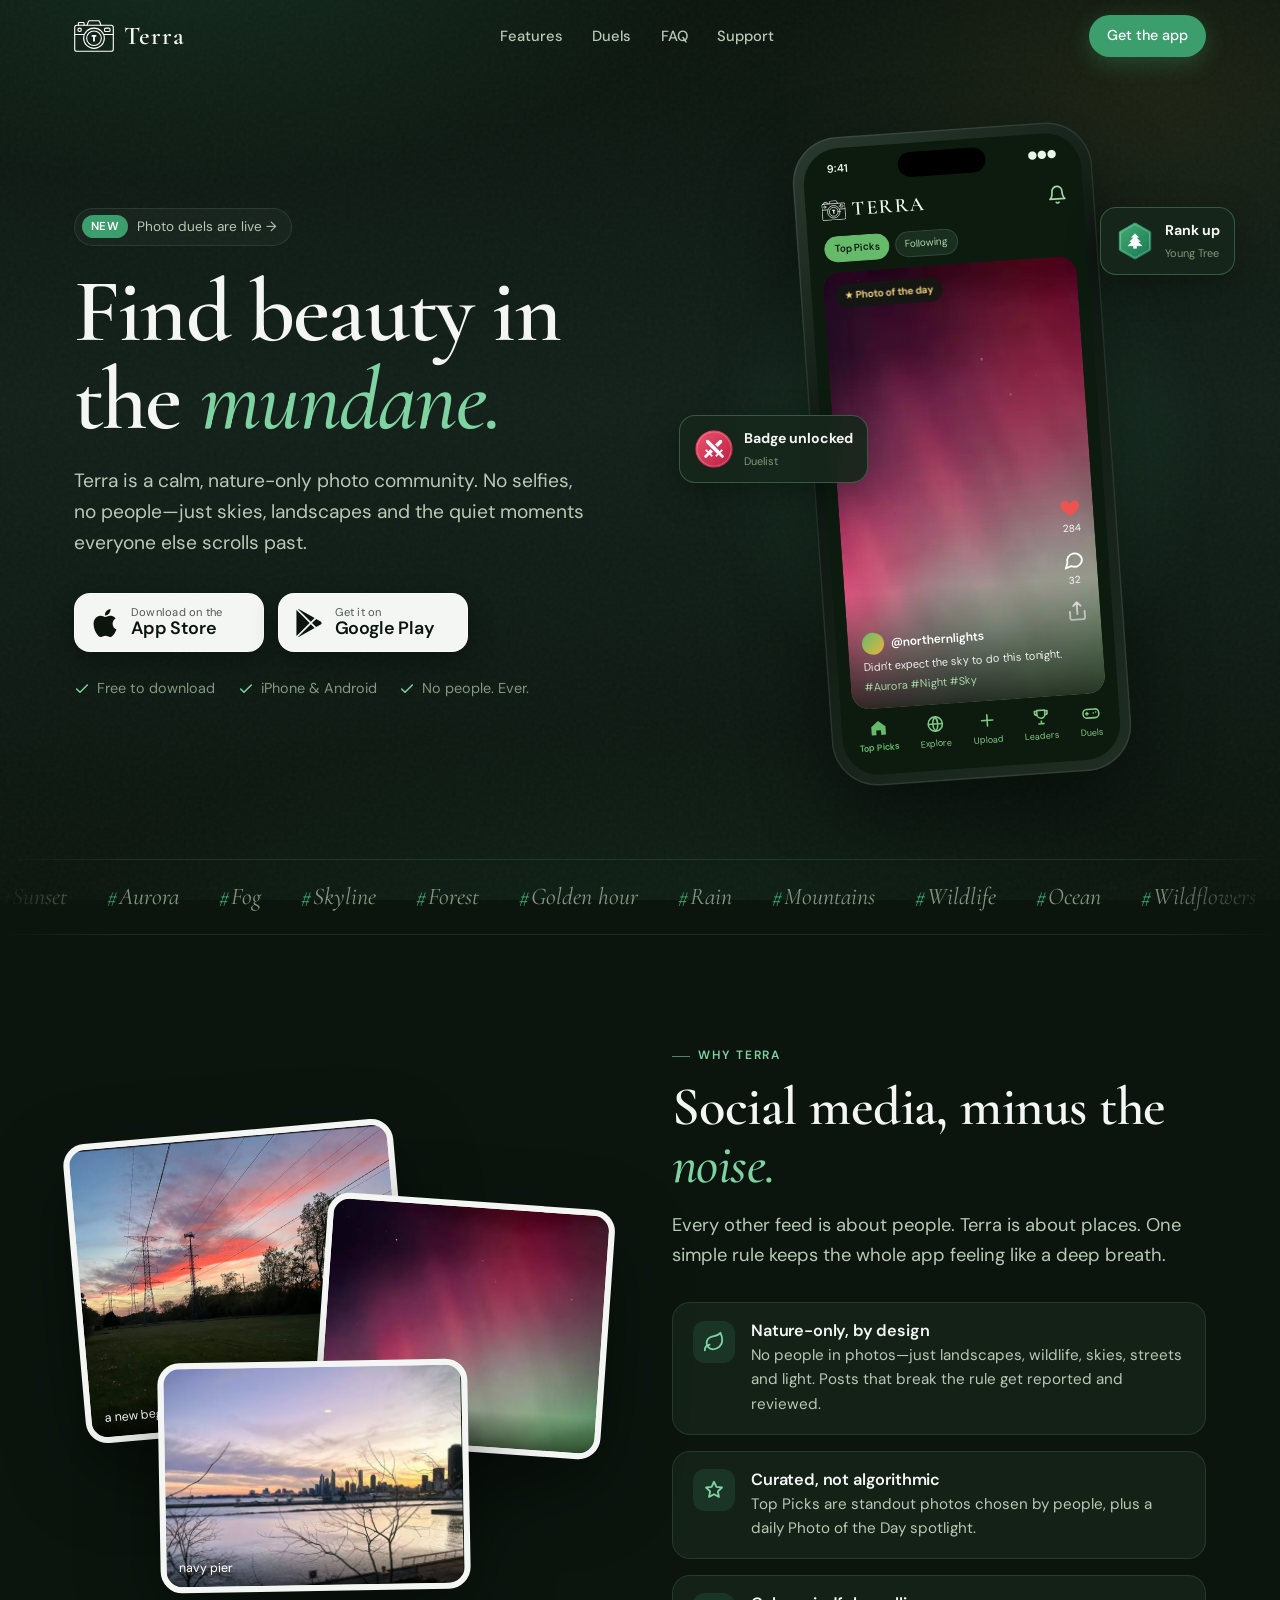
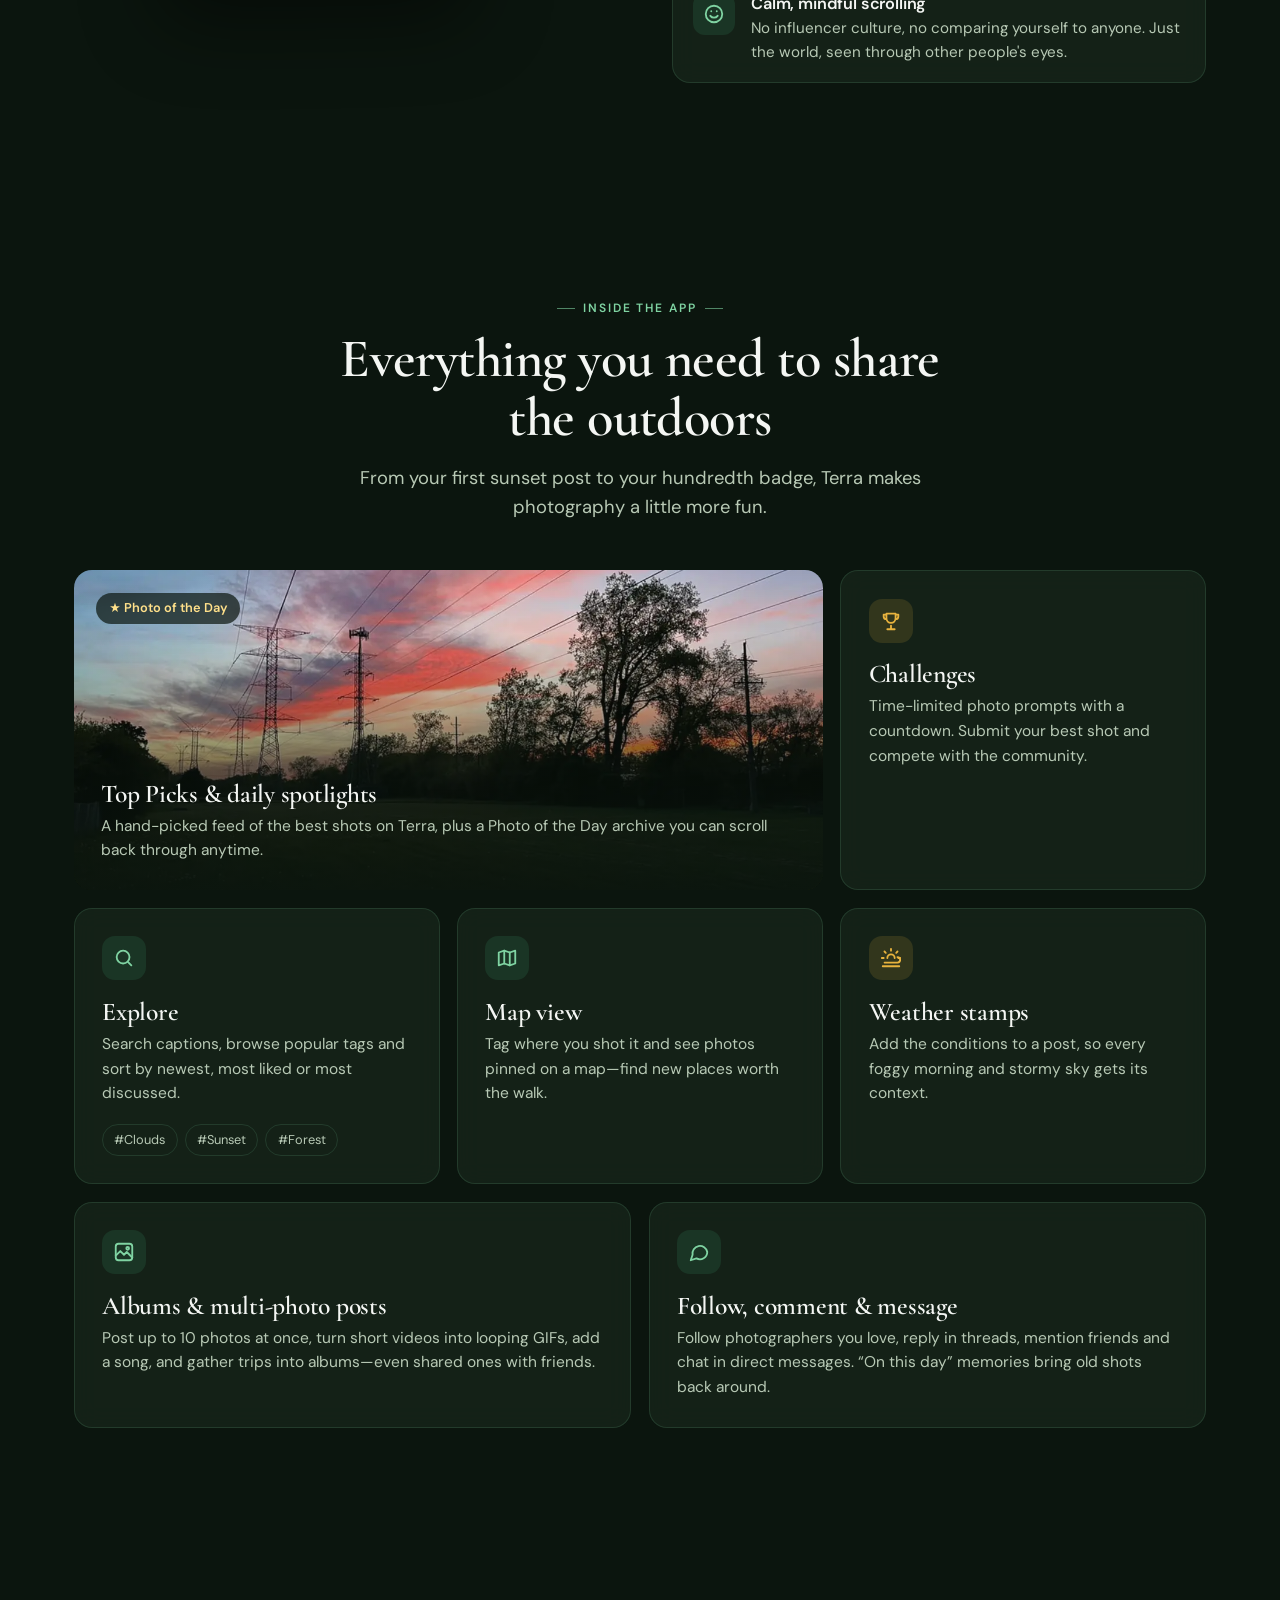
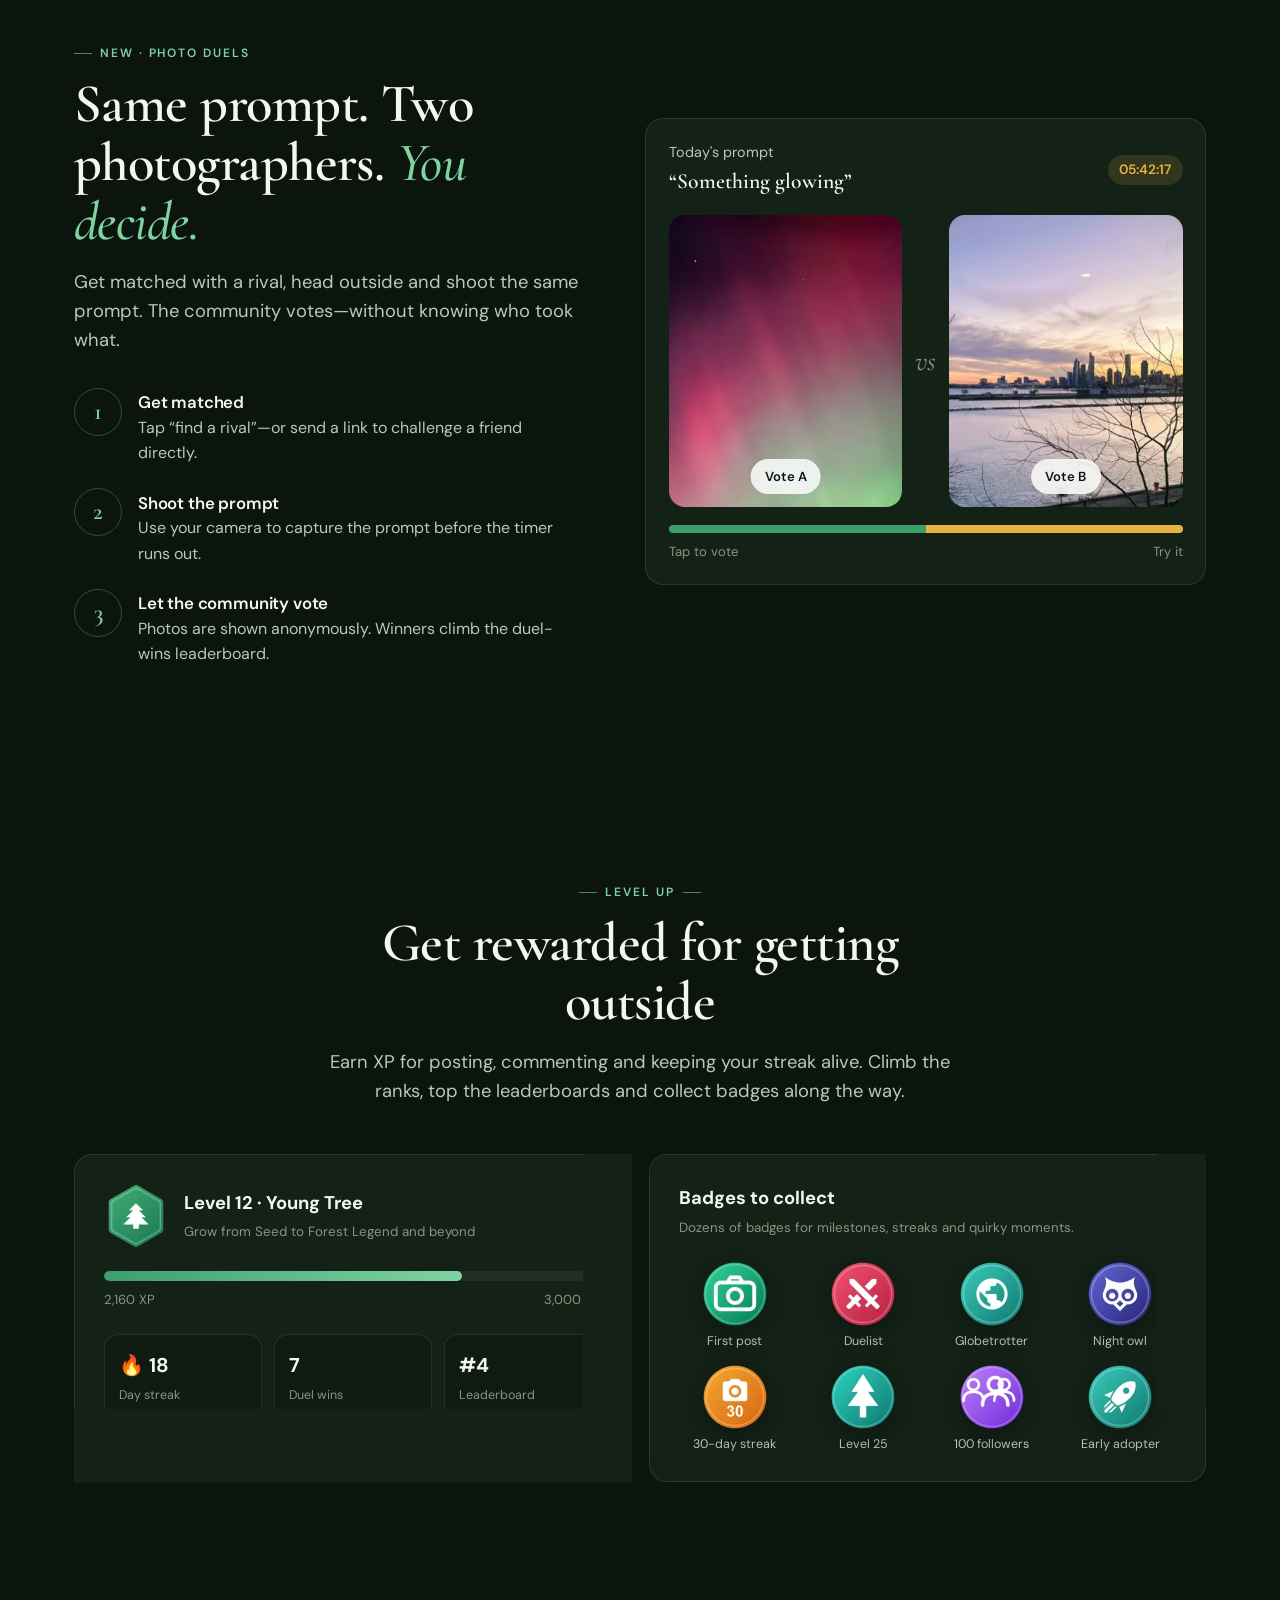
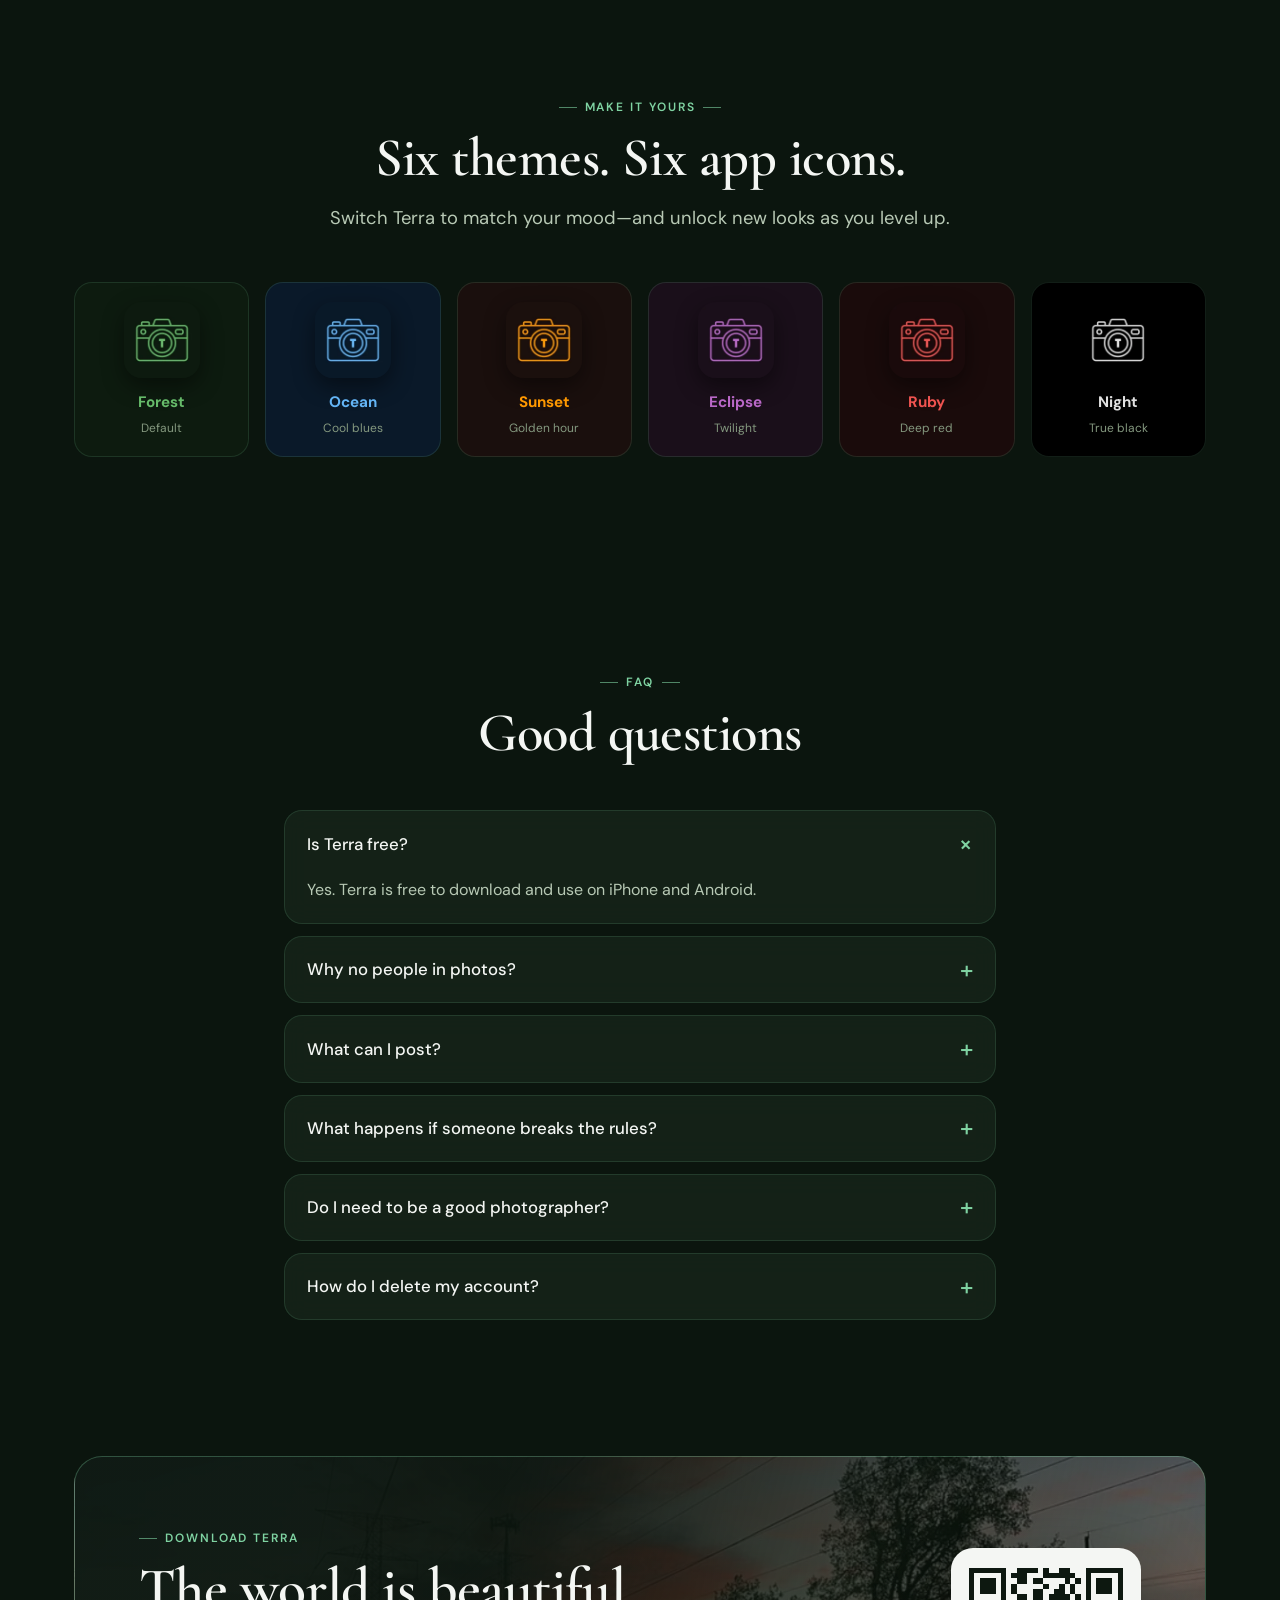
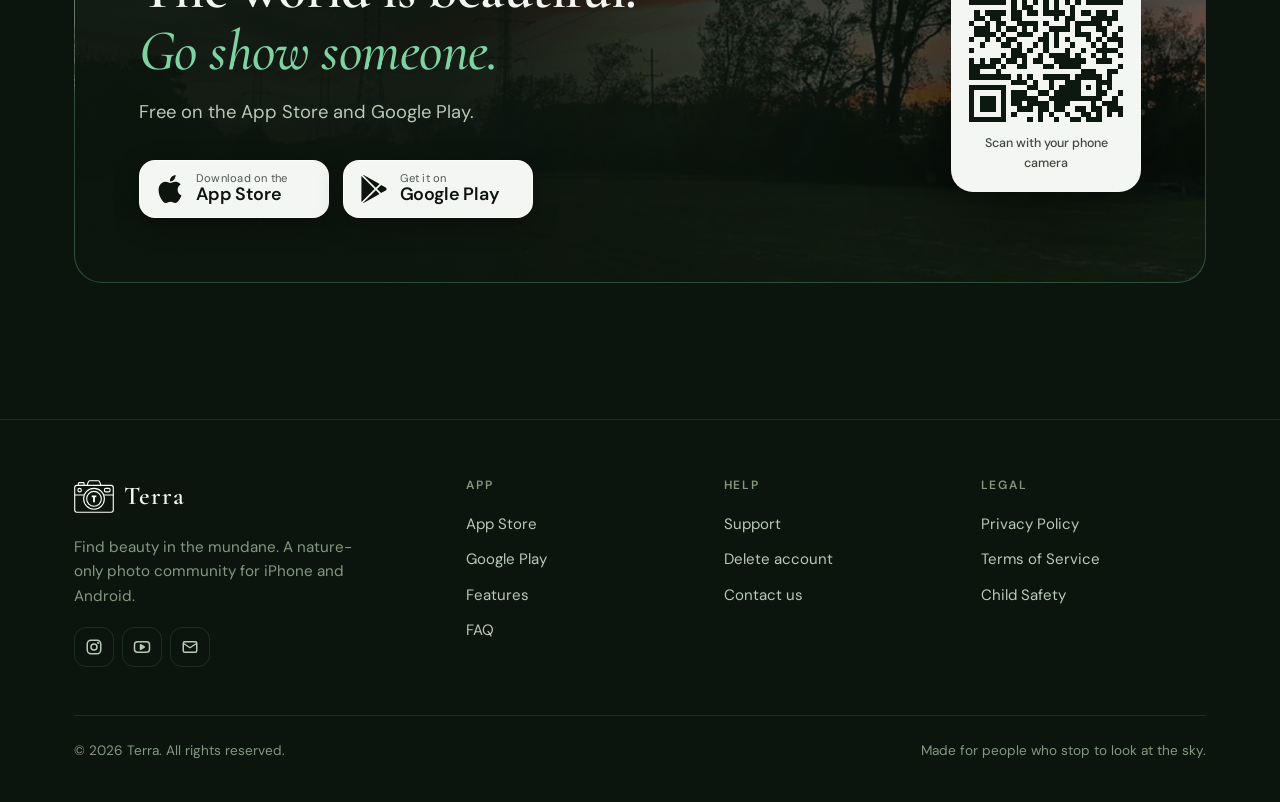
<file: index.html>
<!DOCTYPE html>
<html lang="en" class="no-js">

<head>
    <!-- Google tag (gtag.js) -->
    <script async src="https://www.googletagmanager.com/gtag/js?id=G-QP74968NRZ"></script>
    <script>
      window.dataLayer = window.dataLayer || [];
      function gtag(){dataLayer.push(arguments);}
      gtag('js', new Date());

      gtag('config', 'G-QP74968NRZ');
    </script>
    <meta charset="UTF-8">
    <meta name="viewport" content="width=device-width, initial-scale=1.0, viewport-fit=cover">
    <title>Terra — Nature-only photo sharing for iPhone &amp; Android</title>
    <meta name="description" content="Terra is a calm, nature-only photo community. Share landscapes, skies and quiet moments—no people, no selfies. Join challenges, win photo duels, earn badges. Free on iOS and Android.">
    <link rel="canonical" href="https://terra.photos/">
    <meta name="theme-color" content="#0b150e">
    <meta name="apple-itunes-app" content="app-id=6758865926">

    <link rel="icon" href="/images/favicon.svg" type="image/svg+xml">
    <link rel="icon" href="/images/favicon.png" type="image/png" sizes="192x192">
    <link rel="apple-touch-icon" href="/images/apple-touch-icon.png">

    <meta property="og:site_name" content="Terra">
    <meta property="og:title" content="Terra — Find beauty in the mundane">
    <meta property="og:description" content="A nature-only photo community. No people, no selfies—just landscapes, light and quiet moments. Free on iOS and Android.">
    <meta property="og:image" content="https://terra.photos/images/og.png">
    <meta property="og:image:width" content="1200">
    <meta property="og:image:height" content="630">
    <meta property="og:url" content="https://terra.photos/">
    <meta property="og:type" content="website">
    <meta name="twitter:card" content="summary_large_image">
    <meta name="twitter:title" content="Terra — Find beauty in the mundane">
    <meta name="twitter:description" content="A nature-only photo community. Free on iOS and Android.">
    <meta name="twitter:image" content="https://terra.photos/images/og.png">

    <link rel="preconnect" href="https://fonts.googleapis.com">
    <link rel="preconnect" href="https://fonts.gstatic.com" crossorigin>
    <link href="https://fonts.googleapis.com/css2?family=Cormorant+Garamond:ital,wght@0,500;0,600;1,500;1,600&family=DM+Sans:opsz,wght@9..40,300;9..40,400;9..40,500;9..40,600&display=swap" rel="stylesheet">
    <link rel="preload" as="image" href="/images/photos/aurora.webp">
    <link rel="stylesheet" href="/assets/site.css">

    <script type="application/ld+json">
    {
        "@context": "https://schema.org",
        "@type": "MobileApplication",
        "name": "Terra",
        "alternateName": "Terra Photos",
        "url": "https://terra.photos/",
        "image": "https://terra.photos/images/og.png",
        "description": "A nature-only photo sharing community. Share landscapes, skies and quiet moments—no people in photos.",
        "applicationCategory": "PhotographyApplication",
        "operatingSystem": "iOS, Android",
        "offers": { "@type": "Offer", "price": "0", "priceCurrency": "USD" },
        "installUrl": [
            "https://apps.apple.com/us/app/terra-photos/id6758865926",
            "https://play.google.com/store/apps/details?id=com.terracool.terra"
        ],
        "publisher": { "@type": "Organization", "name": "Terra", "url": "https://terra.photos/", "email": "support@terra.photos" }
    }
    </script>

    <style>
        /* ===== Hero ===== */
        .hero { padding: 3.5rem 0 5rem; position: relative; }
        .hero-grid { display: grid; grid-template-columns: 1.1fr 0.9fr; gap: 3rem; align-items: center; }
        .pill {
            display: inline-flex; align-items: center; gap: 0.55rem; padding: 0.4rem 0.9rem 0.4rem 0.45rem;
            border-radius: 999px; border: 1px solid var(--border); background: rgba(255, 255, 255, 0.03);
            font-size: 0.85rem; color: var(--text-secondary); text-decoration: none;
        }
        .pill b { background: var(--accent); color: #fff; font-weight: 600; font-size: 0.72rem; padding: 0.15rem 0.55rem; border-radius: 999px; letter-spacing: 0.04em; }
        .hero h1 { font-size: clamp(3rem, 7.6vw, 5.6rem); line-height: 0.98; margin: 1.4rem 0 0; letter-spacing: -0.02em; }
        .hero h1 em { font-style: italic; font-weight: 500; color: var(--accent-bright); }
        .hero .lead { font-size: 1.2rem; max-width: 520px; margin-top: 1.4rem; }
        .hero .store-badges { margin-top: 2.2rem; }
        .hero-meta { display: flex; flex-wrap: wrap; gap: 0.5rem 1.4rem; margin-top: 1.6rem; color: var(--text-muted); font-size: 0.9rem; }
        .hero-meta span { display: inline-flex; align-items: center; gap: 0.45rem; }
        .hero-meta svg { width: 16px; height: 16px; color: var(--accent-bright); }

        /* ===== Phone mockup ===== */
        .phone-stage { position: relative; display: flex; justify-content: center; }
        .phone-stage::before {
            content: ""; position: absolute; width: 120%; aspect-ratio: 1; top: 50%; left: 50%; transform: translate(-50%, -50%);
            background: radial-gradient(circle, rgba(61, 158, 109, 0.28), transparent 62%); z-index: -1; filter: blur(10px);
        }
        .phone {
            width: 300px; aspect-ratio: 9 / 19.5; border-radius: 46px; padding: 11px; position: relative;
            background: linear-gradient(145deg, #2a3a2f, #0e1711 40%, #1f2d23);
            box-shadow: var(--shadow-lg), inset 0 0 0 1.5px rgba(255, 255, 255, 0.09);
        }
        .phone.tilt { transform: rotate(-4deg); }
        .screen { position: relative; height: 100%; border-radius: 36px; overflow: hidden; background: #0d1b0f; display: flex; flex-direction: column; }
        .island { position: absolute; top: 9px; left: 50%; transform: translateX(-50%); width: 88px; height: 25px; border-radius: 20px; background: #000; z-index: 5; }
        .status { display: flex; justify-content: space-between; padding: 12px 24px 0; font-size: 11px; font-weight: 600; color: #e8f5e9; height: 40px; }
        .app-top { display: flex; align-items: center; justify-content: space-between; padding: 6px 16px 10px; }
        .app-top .brand { font-family: var(--serif); font-size: 20px; font-weight: 600; letter-spacing: 0.08em; color: #e8f5e9; display: flex; align-items: center; gap: 6px; }
        .app-top .brand img { width: 24px; }
        .chip-row { display: flex; gap: 6px; padding: 0 16px 10px; overflow: hidden; }
        .chip { font-size: 10px; padding: 4px 9px; border-radius: 999px; background: #1a2e1f; color: #a5d6a7; white-space: nowrap; border: 1px solid #2d4a35; }
        .chip.on { background: #66bb6a; color: #0d1b0f; border-color: #66bb6a; font-weight: 600; }
        .post { margin: 0 12px; border-radius: 18px; overflow: hidden; position: relative; flex: 1; min-height: 0; }
        .post img { width: 100%; height: 100%; object-fit: cover; }
        .post .meta {
            position: absolute; left: 0; right: 0; bottom: 0; padding: 40px 14px 12px;
            background: linear-gradient(transparent, rgba(0, 0, 0, 0.75)); color: #fff; font-size: 11px;
        }
        .post .meta .user { display: flex; align-items: center; gap: 7px; font-weight: 600; font-size: 12px; }
        .avatar { width: 22px; height: 22px; border-radius: 50%; background: linear-gradient(135deg, #66bb6a, #e8b33e); flex-shrink: 0; }
        .post .meta .cap { margin-top: 4px; opacity: 0.9; }
        .post .meta .tags { color: #a5d6a7; margin-top: 2px; }
        .post .badge-pod { position: absolute; top: 12px; left: 12px; background: rgba(13, 27, 15, 0.75); backdrop-filter: blur(6px); color: #ffe08a; font-size: 10px; font-weight: 600; padding: 4px 9px; border-radius: 999px; }
        .post .actions { position: absolute; right: 12px; bottom: 70px; display: grid; gap: 12px; color: #fff; font-size: 10px; text-align: center; }
        .post .actions svg { width: 22px; height: 22px; display: block; margin: 0 auto 2px; }
        .tabbar { display: flex; justify-content: space-around; padding: 10px 6px 20px; color: #81c784; font-size: 9px; }
        .tabbar span { display: grid; justify-items: center; gap: 3px; }
        .tabbar span.on { color: #66bb6a; font-weight: 600; }
        .tabbar svg { width: 19px; height: 19px; }

        .float-card {
            position: absolute; background: rgba(22, 38, 27, 0.92); border: 1px solid var(--border-strong); border-radius: 16px;
            padding: 0.7rem 0.9rem; display: flex; align-items: center; gap: 0.7rem; box-shadow: var(--shadow-md);
            backdrop-filter: blur(10px); -webkit-backdrop-filter: blur(10px); font-size: 0.82rem; animation: bob 6s ease-in-out infinite;
        }
        .float-card img { width: 38px; height: 38px; }
        .float-card b { display: block; font-size: 0.88rem; }
        .float-card small { color: var(--text-muted); }
        .float-1 { top: 44%; left: -8%; }
        .float-2 { top: 12%; right: -6%; animation-delay: -3s; }
        @keyframes bob { 0%, 100% { transform: translateY(0); } 50% { transform: translateY(-10px); } }

        /* ===== Tag marquee ===== */
        .marquee { border-block: 1px solid var(--border); overflow: hidden; padding: 1.1rem 0; mask-image: linear-gradient(90deg, transparent, #000 10%, #000 90%, transparent); -webkit-mask-image: linear-gradient(90deg, transparent, #000 10%, #000 90%, transparent); }
        .marquee-track { display: flex; gap: 2.5rem; width: max-content; animation: scroll 40s linear infinite; }
        .marquee-track span { font-family: var(--serif); font-size: 1.5rem; font-style: italic; color: var(--text-muted); white-space: nowrap; }
        .marquee-track span::before { content: "#"; color: var(--accent); margin-right: 2px; }
        @keyframes scroll { to { transform: translateX(-50%); } }

        /* ===== Promise ===== */
        .promise-grid { display: grid; grid-template-columns: 1fr 1fr; gap: 4rem; align-items: center; }
        .photo-stack { position: relative; height: 460px; }
        .photo-stack figure { position: absolute; margin: 0; border-radius: 22px; overflow: hidden; box-shadow: var(--shadow-lg); border: 6px solid #f4f6f3; background: #f4f6f3; }
        .photo-stack figure img { width: 100%; height: 100%; object-fit: cover; }
        .photo-stack figcaption { position: absolute; bottom: 0; left: 0; right: 0; padding: 0.5rem 0.8rem; font-size: 0.78rem; color: #fff; background: linear-gradient(transparent, rgba(0, 0, 0, 0.6)); }
        .ps-1 { width: 62%; height: 300px; top: 0; left: 0; transform: rotate(-5deg); }
        .ps-2 { width: 54%; height: 250px; top: 70px; right: 0; transform: rotate(4deg); z-index: 2; }
        .ps-3 { width: 58%; height: 230px; bottom: 0; left: 16%; transform: rotate(-1deg); z-index: 3; }
        .rules { display: grid; gap: 1rem; margin-top: 2rem; }
        .rule { display: flex; gap: 1rem; padding: 1.1rem 1.25rem; }
        .rule .ico { width: 42px; height: 42px; border-radius: 12px; display: grid; place-items: center; background: var(--accent-soft); color: var(--accent-bright); flex-shrink: 0; }
        .rule .ico svg { width: 22px; height: 22px; }
        .rule h3 { font-family: var(--sans); font-size: 1.02rem; font-weight: 600; margin: 0.1rem 0 0.2rem; }
        .rule p { margin: 0; color: var(--text-secondary); font-size: 0.95rem; }

        /* ===== Feature bento ===== */
        .bento { display: grid; grid-template-columns: repeat(6, 1fr); gap: 1.1rem; }
        .tile { padding: 1.7rem; position: relative; overflow: hidden; transition: border-color 0.3s, transform 0.3s var(--ease); }
        .tile:hover { border-color: var(--border-strong); transform: translateY(-3px); }
        .tile .ico { width: 44px; height: 44px; border-radius: 13px; display: grid; place-items: center; background: var(--accent-soft); color: var(--accent-bright); margin-bottom: 1.1rem; }
        .tile .ico.sun { background: var(--sun-soft); color: var(--sun); }
        .tile .ico svg { width: 22px; height: 22px; }
        .tile h3 { font-size: 1.6rem; margin-bottom: 0.4rem; }
        .tile p { color: var(--text-secondary); margin: 0; font-size: 0.97rem; }
        .span-2 { grid-column: span 2; }
        .span-3 { grid-column: span 3; }
        .span-4 { grid-column: span 4; }
        .tile-photo { min-height: 320px; display: flex; flex-direction: column; justify-content: flex-end; border: 0; }
        .tile-photo > img { position: absolute; inset: 0; width: 100%; height: 100%; object-fit: cover; transition: transform 1.2s var(--ease); }
        .tile-photo:hover > img { transform: scale(1.04); }
        .tile-photo::after { content: ""; position: absolute; inset: 0; background: linear-gradient(180deg, rgba(11, 21, 14, 0.05) 20%, rgba(11, 21, 14, 0.92)); }
        .tile-photo > *:not(img):not(.potd) { position: relative; z-index: 1; }
        .potd { position: absolute; top: 1.4rem; left: 1.4rem; z-index: 1; display: inline-flex; gap: 0.4rem; align-items: center; padding: 0.35rem 0.8rem; border-radius: 999px; background: rgba(11, 21, 14, 0.7); color: #ffe08a; font-size: 0.8rem; font-weight: 600; backdrop-filter: blur(6px); }
        .mini-list { display: flex; flex-wrap: wrap; gap: 0.45rem; margin-top: 1.1rem; }
        .mini-list span { font-size: 0.8rem; padding: 0.3rem 0.7rem; border-radius: 999px; border: 1px solid var(--border); color: var(--text-secondary); }

        /* ===== Duels ===== */
        .duel-grid { display: grid; grid-template-columns: 0.95fr 1.05fr; gap: 4rem; align-items: center; }
        .steps { list-style: none; padding: 0; margin: 2rem 0 0; display: grid; gap: 1.4rem; counter-reset: s; }
        .steps li { display: grid; grid-template-columns: 48px 1fr; gap: 1rem; counter-increment: s; }
        .steps li::before {
            content: counter(s); width: 48px; height: 48px; border-radius: 50%; display: grid; place-items: center;
            font-family: var(--serif); font-size: 1.5rem; font-weight: 600; color: var(--accent-bright); border: 1px solid var(--border-strong);
        }
        .steps h3 { font-family: var(--sans); font-size: 1.05rem; font-weight: 600; margin: 0.35rem 0 0.2rem; }
        .steps p { margin: 0; color: var(--text-secondary); }
        .duel-board { padding: 1.4rem; }
        .duel-head { display: flex; justify-content: space-between; align-items: center; margin-bottom: 1rem; font-size: 0.9rem; color: var(--text-secondary); }
        .duel-head b { font-family: var(--serif); font-size: 1.35rem; color: var(--text-primary); font-weight: 600; }
        .timer { font-variant-numeric: tabular-nums; color: var(--sun); font-weight: 600; background: var(--sun-soft); padding: 0.25rem 0.7rem; border-radius: 999px; font-size: 0.85rem; }
        .duel-pair { display: grid; grid-template-columns: 1fr auto 1fr; gap: 0.8rem; align-items: center; }
        .duel-pic { border-radius: 16px; overflow: hidden; aspect-ratio: 4 / 5; position: relative; }
        .duel-pic img { width: 100%; height: 100%; object-fit: cover; }
        .duel-pic button {
            position: absolute; left: 50%; bottom: 0.8rem; transform: translateX(-50%); border: 0; cursor: pointer;
            font: inherit; font-size: 0.82rem; font-weight: 600; padding: 0.45rem 0.9rem; white-space: nowrap; border-radius: 999px;
            background: rgba(244, 246, 243, 0.94); color: #0b150e; transition: background 0.2s, transform 0.15s;
        }
        .duel-pic button:hover { background: #fff; }
        .duel-pic.voted button { background: var(--accent); color: #fff; }
        .vs { font-family: var(--serif); font-style: italic; font-size: 1.8rem; color: var(--text-muted); }
        .duel-bar { margin-top: 1.1rem; height: 8px; border-radius: 99px; background: rgba(255, 255, 255, 0.06); overflow: hidden; display: flex; }
        .duel-bar i { display: block; height: 100%; background: var(--accent); transition: width 0.6s var(--ease); }
        .duel-bar i + i { background: var(--sun); }
        .duel-foot { display: flex; justify-content: space-between; margin-top: 0.5rem; font-size: 0.82rem; color: var(--text-muted); }

        /* ===== Progress / badges ===== */
        .progress-grid { display: grid; grid-template-columns: 1fr 1fr; gap: 1.1rem; }
        .level-card { padding: 1.8rem; }
        .level-row { display: flex; align-items: center; gap: 1rem; }
        .level-num { width: 64px; height: 64px; border-radius: 18px; display: grid; place-items: center; background: linear-gradient(135deg, var(--accent), #2a6e4c); font-family: var(--serif); font-size: 2rem; font-weight: 600; }
        .xp { margin-top: 1.4rem; }
        .xp-bar { height: 10px; border-radius: 99px; background: rgba(255, 255, 255, 0.06); overflow: hidden; }
        .xp-bar i { display: block; height: 100%; width: 0; background: linear-gradient(90deg, var(--accent), var(--accent-bright)); border-radius: inherit; transition: width 1.6s var(--ease); }
        .reveal.in .xp-bar i { width: 72%; }
        .xp-meta { display: flex; justify-content: space-between; font-size: 0.82rem; color: var(--text-muted); margin-top: 0.5rem; }
        .stats { display: grid; grid-template-columns: repeat(3, 1fr); gap: 0.75rem; margin-top: 1.5rem; }
        .stat { padding: 0.9rem; border-radius: 14px; background: rgba(0, 0, 0, 0.18); border: 1px solid var(--border); }
        .stat b { display: block; font-size: 1.25rem; }
        .stat small { color: var(--text-muted); font-size: 0.78rem; }
        .badge-wall { padding: 1.8rem; }
        .badges { display: grid; grid-template-columns: repeat(4, 1fr); gap: 1rem; margin-top: 1.4rem; }
        .badges figure { margin: 0; text-align: center; }
        .badges img { width: 64px; height: 64px; margin: 0 auto 0.45rem; transition: transform 0.35s var(--ease-spring); filter: drop-shadow(0 6px 14px rgba(0, 0, 0, 0.35)); }
        .badges figure:hover img { transform: translateY(-4px) rotate(-6deg) scale(1.06); }
        .badges figcaption { font-size: 0.78rem; color: var(--text-secondary); line-height: 1.3; }

        /* ===== Themes ===== */
        .themes { display: grid; grid-template-columns: repeat(6, 1fr); gap: 1rem; }
        .theme { text-align: center; padding: 1.2rem 0.6rem 1rem; border-radius: var(--radius-md); border: 1px solid var(--border); background: var(--theme-bg); transition: transform 0.3s var(--ease-spring), border-color 0.3s; }
        .theme:hover { transform: translateY(-5px); border-color: var(--theme-fg); }
        .theme img { width: 76px; height: 76px; border-radius: 18px; margin: 0 auto 0.75rem; box-shadow: 0 8px 22px rgba(0, 0, 0, 0.45); }
        .theme b { display: block; font-size: 0.95rem; color: var(--theme-fg); }
        .theme small { font-size: 0.75rem; color: var(--text-muted); }

        /* ===== FAQ ===== */
        .faq { display: grid; gap: 0.75rem; }
        .faq details { padding: 0; overflow: hidden; }
        .faq summary { list-style: none; cursor: pointer; padding: 1.2rem 1.4rem; font-weight: 500; font-size: 1.05rem; display: flex; justify-content: space-between; align-items: center; gap: 1rem; }
        .faq summary::-webkit-details-marker { display: none; }
        .faq summary::after { content: "+"; font-size: 1.5rem; line-height: 1; color: var(--accent-bright); transition: transform 0.3s var(--ease); flex-shrink: 0; }
        .faq details[open] summary::after { transform: rotate(45deg); }
        .faq details p { margin: 0; padding: 0 1.4rem 1.3rem; color: var(--text-secondary); }
        .faq a { color: var(--accent-bright); }

        /* ===== Final CTA ===== */
        .cta-panel {
            position: relative; overflow: hidden; border-radius: var(--radius-lg); padding: 4rem;
            display: grid; grid-template-columns: 1fr auto; gap: 3rem; align-items: center;
            border: 1px solid var(--border-strong);
            background:
                linear-gradient(105deg, rgba(11, 21, 14, 0.96) 35%, rgba(11, 21, 14, 0.55)),
                url('/images/photos/sunset.webp') center / cover;
        }
        .cta-panel h2 { font-size: clamp(2.3rem, 5vw, 3.6rem); margin-top: 0.6rem; }
        .cta-panel .store-badges { margin-top: 2rem; }
        .qr { background: #f4f6f3; border-radius: 22px; padding: 1.1rem; text-align: center; width: 190px; box-shadow: var(--shadow-lg); }
        .qr img { width: 100%; image-rendering: pixelated; }
        .qr small { display: block; color: #3a4a3e; font-size: 0.78rem; margin-top: 0.55rem; font-weight: 500; }

        @media (max-width: 960px) {
            .hero-grid, .promise-grid, .duel-grid { grid-template-columns: 1fr; gap: 3.5rem; }
            .hero { padding-top: 2rem; text-align: center; }
            .hero .lead { margin-left: auto; margin-right: auto; }
            .hero .store-badges, .hero-meta { justify-content: center; }
            .bento { grid-template-columns: 1fr 1fr; }
            .span-2, .span-3, .span-4 { grid-column: span 1; }
            .tile-photo.span-4 { grid-column: 1 / -1; }
            .progress-grid { grid-template-columns: 1fr; }
            .themes { grid-template-columns: repeat(3, 1fr); }
            .cta-panel { grid-template-columns: 1fr; padding: 3rem 2rem; text-align: center; }
            .cta-panel .store-badges { justify-content: center; }
            .qr { display: none; }
            .photo-stack { max-width: 520px; width: 100%; margin: 0 auto; }
        }
        @media (max-width: 620px) {
            .bento { grid-template-columns: 1fr; }
            .tile-photo.span-4 { grid-column: auto; }
            .float-card { display: none; }
            .phone { width: 270px; }
            .photo-stack { height: 380px; }
            .ps-1 { height: 240px; } .ps-2 { height: 200px; top: 60px; } .ps-3 { height: 180px; }
            .badges { grid-template-columns: repeat(4, 1fr); gap: 0.6rem; }
            .badges img { width: 52px; height: 52px; }
            .themes { grid-template-columns: repeat(2, 1fr); }
            .stats { grid-template-columns: repeat(3, 1fr); gap: 0.5rem; }
            .cta-panel { padding: 2.5rem 1.25rem; }
            .duel-board { padding: 1rem; }
        }
    </style>
</head>

<body>
    <a class="skip-link" href="#main">Skip to content</a>
    <div class="page-bg" aria-hidden="true"></div>

    <header class="site-header">
        <div class="container nav">
            <a href="/" class="nav-logo" aria-label="Terra home"><img src="/images/logo-mark.svg" alt="" width="40" height="33">Terra</a>
            <ul class="nav-links">
                <li><a href="/#features">Features</a></li>
                <li><a href="/#duels">Duels</a></li>
                <li><a href="/#faq">FAQ</a></li>
                <li><a href="/support">Support</a></li>
            </ul>
            <div class="nav-actions">
                <a href="#download" class="btn btn-primary btn-sm" data-smart-download>Get the app</a>
                <button class="nav-toggle" aria-label="Menu" aria-expanded="false">
                    <svg viewBox="0 0 24 24" fill="none" stroke="currentColor" stroke-width="2" stroke-linecap="round"><path d="M4 7h16M4 12h16M4 17h16"/></svg>
                </button>
            </div>
        </div>
    </header>

    <main id="main">
        <!-- ===== Hero ===== -->
        <section class="hero">
            <div class="container hero-grid">
                <div>
                    <a class="pill" href="#duels"><b>NEW</b> Photo duels are live &rarr;</a>
                    <h1>Find beauty in the <em>mundane.</em></h1>
                    <p class="lead">Terra is a calm, nature-only photo community. No selfies, no people&mdash;just skies, landscapes and the quiet moments everyone else scrolls past.</p>

                    <div class="store-badges" id="download">
                        <a class="store-badge" data-store="ios" href="https://apps.apple.com/us/app/terra-photos/id6758865926" aria-label="Download Terra on the App Store">
                            <svg viewBox="0 0 24 24" fill="currentColor" aria-hidden="true"><path d="M12.152 6.896c-.948 0-2.415-1.078-3.96-1.04-2.04.027-3.91 1.183-4.961 3.014-2.117 3.675-.546 9.103 1.519 12.09 1.013 1.454 2.208 3.09 3.792 3.039 1.52-.065 2.09-.987 3.935-.987 1.831 0 2.35.987 3.96.948 1.637-.026 2.676-1.48 3.676-2.948 1.156-1.688 1.636-3.325 1.662-3.415-.039-.013-3.182-1.221-3.22-4.857-.026-3.04 2.48-4.494 2.597-4.559-1.429-2.09-3.623-2.324-4.39-2.376-2-.156-3.675 1.09-4.61 1.09zM15.53 3.83c.843-1.012 1.4-2.427 1.245-3.83-1.207.052-2.662.805-3.532 1.818-.78.896-1.454 2.338-1.273 3.714 1.338.104 2.715-.688 3.559-1.701"/></svg>
                            <span><small>Download on the</small><strong>App Store</strong></span>
                        </a>
                        <a class="store-badge" data-store="android" href="https://play.google.com/store/apps/details?id=com.terracool.terra" aria-label="Get Terra on Google Play">
                            <svg viewBox="0 0 24 24" fill="currentColor" aria-hidden="true"><path d="M22.018 13.298l-3.919 2.218-3.515-3.493 3.543-3.521 3.891 2.202a1.49 1.49 0 0 1 0 2.594zM1.337.924a1.486 1.486 0 0 0-.112.568v21.017c0 .217.045.419.124.6l11.155-11.087L1.337.924zm12.207 10.065l3.258-3.238L3.45.195a1.466 1.466 0 0 0-.946-.179l11.04 10.973zm0 2.067l-11 10.933c.298.036.612-.016.906-.183l13.324-7.54-3.23-3.21z"/></svg>
                            <span><small>Get it on</small><strong>Google Play</strong></span>
                        </a>
                    </div>

                    <div class="hero-meta">
                        <span><svg viewBox="0 0 24 24" fill="none" stroke="currentColor" stroke-width="2.2" stroke-linecap="round" stroke-linejoin="round"><path d="M20 6 9 17l-5-5"/></svg>Free to download</span>
                        <span><svg viewBox="0 0 24 24" fill="none" stroke="currentColor" stroke-width="2.2" stroke-linecap="round" stroke-linejoin="round"><path d="M20 6 9 17l-5-5"/></svg>iPhone &amp; Android</span>
                        <span><svg viewBox="0 0 24 24" fill="none" stroke="currentColor" stroke-width="2.2" stroke-linecap="round" stroke-linejoin="round"><path d="M20 6 9 17l-5-5"/></svg>No people. Ever.</span>
                    </div>
                </div>

                <div class="phone-stage reveal">
                    <div class="phone tilt" role="img" aria-label="The Terra app showing an aurora photo in the Top Picks feed">
                        <div class="screen">
                            <div class="island"></div>
                            <div class="status"><span>9:41</span><span>&#9679;&#9679;&#9679;</span></div>
                            <div class="app-top">
                                <span class="brand"><img src="/images/logo-mark.svg" alt="">TERRA</span>
                                <svg width="20" height="20" viewBox="0 0 24 24" fill="none" stroke="#a5d6a7" stroke-width="2" stroke-linecap="round" stroke-linejoin="round"><path d="M18 8a6 6 0 1 0-12 0c0 7-3 9-3 9h18s-3-2-3-9M13.7 21a2 2 0 0 1-3.4 0"/></svg>
                            </div>
                            <div class="chip-row"><span class="chip on">Top Picks</span><span class="chip">Following</span></div>
                            <div class="post">
                                <img src="/images/photos/aurora.webp" alt="" width="596" height="440">
                                <span class="badge-pod">&#9733; Photo of the day</span>
                                <div class="actions">
                                    <span><svg viewBox="0 0 24 24" fill="#ef5350"><path d="M12 21s-7.5-4.6-9.6-9.2C.9 8.4 3 4.5 6.7 4.5c2.1 0 3.6 1.2 4.3 2.4l1 1.4 1-1.4c.7-1.2 2.2-2.4 4.3-2.4 3.7 0 5.8 3.9 4.3 7.3C19.5 16.4 12 21 12 21z"/></svg>284</span>
                                    <span><svg viewBox="0 0 24 24" fill="none" stroke="#fff" stroke-width="2"><path d="M21 12a8 8 0 0 1-11.8 7L3 21l2-6A8 8 0 1 1 21 12z"/></svg>32</span>
                                    <span><svg viewBox="0 0 24 24" fill="none" stroke="#fff" stroke-width="2" stroke-linecap="round" stroke-linejoin="round"><path d="M4 12v7a2 2 0 0 0 2 2h12a2 2 0 0 0 2-2v-7M16 6l-4-4-4 4M12 2v13"/></svg></span>
                                </div>
                                <div class="meta">
                                    <div class="user"><span class="avatar"></span>@northernlights</div>
                                    <div class="cap">Didn't expect the sky to do this tonight.</div>
                                    <div class="tags">#Aurora #Night #Sky</div>
                                </div>
                            </div>
                            <div class="tabbar">
                                <span class="on"><svg viewBox="0 0 24 24" fill="currentColor"><path d="M3 10.5 12 3l9 7.5V21h-6v-6H9v6H3z"/></svg>Top Picks</span>
                                <span><svg viewBox="0 0 24 24" fill="none" stroke="currentColor" stroke-width="2"><circle cx="12" cy="12" r="9"/><path d="M3 12h18M12 3a14 14 0 0 1 0 18M12 3a14 14 0 0 0 0 18"/></svg>Explore</span>
                                <span><svg viewBox="0 0 24 24" fill="none" stroke="currentColor" stroke-width="2" stroke-linecap="round"><path d="M12 5v14M5 12h14"/></svg>Upload</span>
                                <span><svg viewBox="0 0 24 24" fill="none" stroke="currentColor" stroke-width="2" stroke-linejoin="round"><path d="M8 21h8M12 17v4M7 4h10v5a5 5 0 0 1-10 0zM17 5h3v2a3 3 0 0 1-3 3M7 5H4v2a3 3 0 0 0 3 3"/></svg>Leaders</span>
                                <span><svg viewBox="0 0 24 24" fill="none" stroke="currentColor" stroke-width="2" stroke-linecap="round" stroke-linejoin="round"><rect x="2" y="7" width="20" height="11" rx="5"/><path d="M7 11v3M5.5 12.5h3M15 12h.01M18 11h.01"/></svg>Duels</span>
                            </div>
                        </div>
                    </div>
                    <div class="float-card float-1"><img src="/images/badges/duelist.webp" alt="" width="38" height="38"><span><b>Badge unlocked</b><small>Duelist</small></span></div>
                    <div class="float-card float-2"><img src="/images/badges/rank_young_tree.webp" alt="" width="38" height="38"><span><b>Rank up</b><small>Young Tree</small></span></div>
                </div>
            </div>
        </section>

        <div class="marquee" aria-hidden="true">
            <div class="marquee-track">
                <span>Sunset</span><span>Aurora</span><span>Fog</span><span>Skyline</span><span>Forest</span><span>Golden hour</span><span>Rain</span><span>Mountains</span><span>Wildlife</span><span>Ocean</span><span>Wildflowers</span><span>Night sky</span>
                <span>Sunset</span><span>Aurora</span><span>Fog</span><span>Skyline</span><span>Forest</span><span>Golden hour</span><span>Rain</span><span>Mountains</span><span>Wildlife</span><span>Ocean</span><span>Wildflowers</span><span>Night sky</span>
            </div>
        </div>

        <!-- ===== Promise ===== -->
        <section class="section" id="why">
            <div class="container promise-grid">
                <div class="photo-stack reveal" aria-hidden="true">
                    <figure class="ps-1"><img src="/images/photos/sunset.webp" alt="" loading="lazy" width="1284" height="962"><figcaption>a new beginning</figcaption></figure>
                    <figure class="ps-2"><img src="/images/photos/aurora.webp" alt="" loading="lazy" width="596" height="440"><figcaption>crazy lights</figcaption></figure>
                    <figure class="ps-3"><img src="/images/photos/pier.webp" alt="" loading="lazy" width="596" height="440"><figcaption>navy pier</figcaption></figure>
                </div>
                <div class="reveal">
                    <span class="eyebrow">Why Terra</span>
                    <h2>Social media, minus the <span class="serif-italic">noise.</span></h2>
                    <p class="lead">Every other feed is about people. Terra is about places. One simple rule keeps the whole app feeling like a deep breath.</p>
                    <div class="rules">
                        <div class="rule card">
                            <div class="ico"><svg viewBox="0 0 24 24" fill="none" stroke="currentColor" stroke-width="2" stroke-linecap="round" stroke-linejoin="round"><path d="M11 20A7 7 0 0 1 9.8 6.1C15.5 5 17 4.5 19 2c1 2 2 4.2 2 8 0 5.5-4.8 10-10 10Z"/><path d="M2 21c0-3 1.9-5.4 5.1-6"/></svg></div>
                            <div><h3>Nature-only, by design</h3><p>No people in photos&mdash;just landscapes, wildlife, skies, streets and light. Posts that break the rule get reported and reviewed.</p></div>
                        </div>
                        <div class="rule card">
                            <div class="ico"><svg viewBox="0 0 24 24" fill="none" stroke="currentColor" stroke-width="2" stroke-linecap="round" stroke-linejoin="round"><path d="m12 3 2.6 5.6 6.1.7-4.5 4.2 1.2 6L12 16.6 6.6 19.5l1.2-6L3.3 9.3l6.1-.7z"/></svg></div>
                            <div><h3>Curated, not algorithmic</h3><p>Top Picks are standout photos chosen by people, plus a daily Photo of the Day spotlight.</p></div>
                        </div>
                        <div class="rule card">
                            <div class="ico"><svg viewBox="0 0 24 24" fill="none" stroke="currentColor" stroke-width="2" stroke-linecap="round" stroke-linejoin="round"><circle cx="12" cy="12" r="9"/><path d="M8 14s1.5 2 4 2 4-2 4-2M9 9h.01M15 9h.01"/></svg></div>
                            <div><h3>Calm, mindful scrolling</h3><p>No influencer culture, no comparing yourself to anyone. Just the world, seen through other people's eyes.</p></div>
                        </div>
                    </div>
                </div>
            </div>
        </section>

        <!-- ===== Features ===== -->
        <section class="section" id="features">
            <div class="container">
                <div class="section-head center reveal">
                    <span class="eyebrow">Inside the app</span>
                    <h2>Everything you need to share the outdoors</h2>
                    <p class="lead">From your first sunset post to your hundredth badge, Terra makes photography a little more fun.</p>
                </div>

                <div class="bento">
                    <article class="tile card tile-photo span-4 reveal">
                        <img src="/images/photos/sunset.webp" alt="" loading="lazy" width="1284" height="962">
                        <span class="potd">&#9733; Photo of the Day</span>
                        <h3>Top Picks &amp; daily spotlights</h3>
                        <p>A hand-picked feed of the best shots on Terra, plus a Photo of the Day archive you can scroll back through anytime.</p>
                    </article>
                    <article class="tile card span-2 reveal">
                        <div class="ico sun"><svg viewBox="0 0 24 24" fill="none" stroke="currentColor" stroke-width="2" stroke-linecap="round" stroke-linejoin="round"><path d="M8 21h8M12 17v4M7 4h10v5a5 5 0 0 1-10 0zM17 5h3v2a3 3 0 0 1-3 3M7 5H4v2a3 3 0 0 0 3 3"/></svg></div>
                        <h3>Challenges</h3>
                        <p>Time-limited photo prompts with a countdown. Submit your best shot and compete with the community.</p>
                    </article>
                    <article class="tile card span-2 reveal">
                        <div class="ico"><svg viewBox="0 0 24 24" fill="none" stroke="currentColor" stroke-width="2" stroke-linecap="round" stroke-linejoin="round"><circle cx="11" cy="11" r="7"/><path d="m20 20-3.5-3.5"/></svg></div>
                        <h3>Explore</h3>
                        <p>Search captions, browse popular tags and sort by newest, most liked or most discussed.</p>
                        <div class="mini-list"><span>#Clouds</span><span>#Sunset</span><span>#Forest</span></div>
                    </article>
                    <article class="tile card span-2 reveal">
                        <div class="ico"><svg viewBox="0 0 24 24" fill="none" stroke="currentColor" stroke-width="2" stroke-linecap="round" stroke-linejoin="round"><path d="M9 4 3 6v14l6-2 6 2 6-2V4l-6 2z"/><path d="M9 4v14M15 6v14"/></svg></div>
                        <h3>Map view</h3>
                        <p>Tag where you shot it and see photos pinned on a map&mdash;find new places worth the walk.</p>
                    </article>
                    <article class="tile card span-2 reveal">
                        <div class="ico sun"><svg viewBox="0 0 24 24" fill="none" stroke="currentColor" stroke-width="2" stroke-linecap="round" stroke-linejoin="round"><path d="M12 2v2M4.9 4.9l1.4 1.4M2 12h2M17.7 6.3l1.4-1.4M20 12h2"/><path d="M16 12a4 4 0 0 0-8 0"/><path d="M5 17h14a3 3 0 0 0 0-6M3 21h18"/></svg></div>
                        <h3>Weather stamps</h3>
                        <p>Add the conditions to a post, so every foggy morning and stormy sky gets its context.</p>
                    </article>
                    <article class="tile card span-3 reveal">
                        <div class="ico"><svg viewBox="0 0 24 24" fill="none" stroke="currentColor" stroke-width="2" stroke-linecap="round" stroke-linejoin="round"><rect x="3" y="3" width="18" height="18" rx="3"/><path d="m3 16 5-5 4 4 3-3 6 6"/><circle cx="16" cy="8" r="1.5"/></svg></div>
                        <h3>Albums &amp; multi-photo posts</h3>
                        <p>Post up to 10 photos at once, turn short videos into looping GIFs, add a song, and gather trips into albums&mdash;even shared ones with friends.</p>
                    </article>
                    <article class="tile card span-3 reveal">
                        <div class="ico"><svg viewBox="0 0 24 24" fill="none" stroke="currentColor" stroke-width="2" stroke-linecap="round" stroke-linejoin="round"><path d="M21 12a8 8 0 0 1-11.8 7L3 21l2-6A8 8 0 1 1 21 12z"/></svg></div>
                        <h3>Follow, comment &amp; message</h3>
                        <p>Follow photographers you love, reply in threads, mention friends and chat in direct messages. &ldquo;On this day&rdquo; memories bring old shots back around.</p>
                    </article>
                </div>
            </div>
        </section>

        <!-- ===== Duels ===== -->
        <section class="section" id="duels">
            <div class="container duel-grid">
                <div class="reveal">
                    <span class="eyebrow">New &middot; Photo duels</span>
                    <h2>Same prompt. Two photographers. <span class="serif-italic">You decide.</span></h2>
                    <p class="lead">Get matched with a rival, head outside and shoot the same prompt. The community votes&mdash;without knowing who took what.</p>
                    <ol class="steps">
                        <li><div><h3>Get matched</h3><p>Tap &ldquo;find a rival&rdquo;&mdash;or send a link to challenge a friend directly.</p></div></li>
                        <li><div><h3>Shoot the prompt</h3><p>Use your camera to capture the prompt before the timer runs out.</p></div></li>
                        <li><div><h3>Let the community vote</h3><p>Photos are shown anonymously. Winners climb the duel-wins leaderboard.</p></div></li>
                    </ol>
                </div>
                <div class="duel-board card reveal" id="duelDemo">
                    <div class="duel-head"><span>Today's prompt<br><b>&ldquo;Something glowing&rdquo;</b></span><span class="timer">05:42:17</span></div>
                    <div class="duel-pair">
                        <div class="duel-pic" data-side="0"><img src="/images/photos/aurora.webp" alt="Duel entry A: aurora over a dark horizon" loading="lazy" width="596" height="440"><button type="button">Vote A</button></div>
                        <span class="vs">vs</span>
                        <div class="duel-pic" data-side="1"><img src="/images/photos/pier.webp" alt="Duel entry B: city skyline at dusk" loading="lazy" width="596" height="440"><button type="button">Vote B</button></div>
                    </div>
                    <div class="duel-bar"><i style="width:50%"></i><i style="width:50%"></i></div>
                    <div class="duel-foot"><span data-pct="0">Tap to vote</span><span data-pct="1">Try it</span></div>
                </div>
            </div>
        </section>

        <!-- ===== Progress ===== -->
        <section class="section" id="progress">
            <div class="container">
                <div class="section-head center reveal">
                    <span class="eyebrow">Level up</span>
                    <h2>Get rewarded for getting outside</h2>
                    <p class="lead">Earn XP for posting, commenting and keeping your streak alive. Climb the ranks, top the leaderboards and collect badges along the way.</p>
                </div>
                <div class="progress-grid">
                    <div class="level-card card reveal">
                        <div class="level-row">
                            <img src="/images/badges/rank_young_tree.webp" alt="" width="64" height="64" style="width:64px;height:64px">
                            <div><b style="font-size:1.15rem">Level 12 &middot; Young Tree</b><br><small style="color:var(--text-muted)">Grow from Seed to Forest Legend and beyond</small></div>
                        </div>
                        <div class="xp">
                            <div class="xp-bar"><i></i></div>
                            <div class="xp-meta"><span>2,160 XP</span><span>3,000 XP</span></div>
                        </div>
                        <div class="stats">
                            <div class="stat"><b>&#128293; 18</b><small>Day streak</small></div>
                            <div class="stat"><b>7</b><small>Duel wins</small></div>
                            <div class="stat"><b>#4</b><small>Leaderboard</small></div>
                        </div>
                    </div>
                    <div class="badge-wall card reveal">
                        <b style="font-size:1.15rem">Badges to collect</b><br><small style="color:var(--text-muted)">Dozens of badges for milestones, streaks and quirky moments.</small>
                        <div class="badges">
                            <figure><img src="/images/badges/first_post.webp" alt="" loading="lazy" width="64" height="64"><figcaption>First post</figcaption></figure>
                            <figure><img src="/images/badges/duelist.webp" alt="" loading="lazy" width="64" height="64"><figcaption>Duelist</figcaption></figure>
                            <figure><img src="/images/badges/globetrotter.webp" alt="" loading="lazy" width="64" height="64"><figcaption>Globetrotter</figcaption></figure>
                            <figure><img src="/images/badges/night_owl.webp" alt="" loading="lazy" width="64" height="64"><figcaption>Night owl</figcaption></figure>
                            <figure><img src="/images/badges/post_streak_30.webp" alt="" loading="lazy" width="64" height="64"><figcaption>30-day streak</figcaption></figure>
                            <figure><img src="/images/badges/level_25.webp" alt="" loading="lazy" width="64" height="64"><figcaption>Level 25</figcaption></figure>
                            <figure><img src="/images/badges/hundred_followers.webp" alt="" loading="lazy" width="64" height="64"><figcaption>100 followers</figcaption></figure>
                            <figure><img src="/images/badges/early_adopter.webp" alt="" loading="lazy" width="64" height="64"><figcaption>Early adopter</figcaption></figure>
                        </div>
                    </div>
                </div>
            </div>
        </section>

        <!-- ===== Themes ===== -->
        <section class="section" id="themes">
            <div class="container">
                <div class="section-head center reveal">
                    <span class="eyebrow">Make it yours</span>
                    <h2>Six themes. Six app icons.</h2>
                    <p class="lead">Switch Terra to match your mood&mdash;and unlock new looks as you level up.</p>
                </div>
                <div class="themes reveal">
                    <div class="theme" style="--theme-bg:#0d1b0f;--theme-fg:#66bb6a"><img src="/images/icons/forest.webp" alt="Forest app icon" loading="lazy" width="76" height="76"><b>Forest</b><small>Default</small></div>
                    <div class="theme" style="--theme-bg:#0a1929;--theme-fg:#64b5f6"><img src="/images/icons/ocean.webp" alt="Ocean app icon" loading="lazy" width="76" height="76"><b>Ocean</b><small>Cool blues</small></div>
                    <div class="theme" style="--theme-bg:#1a0f0d;--theme-fg:#ff9800"><img src="/images/icons/sunset.webp" alt="Sunset app icon" loading="lazy" width="76" height="76"><b>Sunset</b><small>Golden hour</small></div>
                    <div class="theme" style="--theme-bg:#1a0f1a;--theme-fg:#ba68c8"><img src="/images/icons/eclipse.webp" alt="Eclipse app icon" loading="lazy" width="76" height="76"><b>Eclipse</b><small>Twilight</small></div>
                    <div class="theme" style="--theme-bg:#1a0b0b;--theme-fg:#ef5350"><img src="/images/icons/ruby.webp" alt="Ruby app icon" loading="lazy" width="76" height="76"><b>Ruby</b><small>Deep red</small></div>
                    <div class="theme" style="--theme-bg:#000000;--theme-fg:#e0e0e0"><img src="/images/icons/night.webp" alt="Night app icon" loading="lazy" width="76" height="76"><b>Night</b><small>True black</small></div>
                </div>
            </div>
        </section>

        <!-- ===== FAQ ===== -->
        <section class="section" id="faq">
            <div class="container container-narrow">
                <div class="section-head center reveal">
                    <span class="eyebrow">FAQ</span>
                    <h2>Good questions</h2>
                </div>
                <div class="faq reveal">
                    <details class="card" open>
                        <summary>Is Terra free?</summary>
                        <p>Yes. Terra is free to download and use on iPhone and Android.</p>
                    </details>
                    <details class="card">
                        <summary>Why no people in photos?</summary>
                        <p>Because the world deserves the spotlight. Without selfies and portraits, the feed stays calm and focused on places, light and atmosphere&mdash;and there's nothing to compare yourself to.</p>
                    </details>
                    <details class="card">
                        <summary>What can I post?</summary>
                        <p>Landscapes, skies, wildlife, plants, weather, cityscapes, streets, architecture&mdash;anything from the world around you, as long as there are no people in it and you took it yourself. You can post up to 10 photos at a time.</p>
                    </details>
                    <details class="card">
                        <summary>What happens if someone breaks the rules?</summary>
                        <p>Tap Report on any post or comment. Our team reviews every report and removes content that doesn't belong. Read more in our <a href="/terms">Terms</a> and <a href="/csae">Child Safety Standards</a>.</p>
                    </details>
                    <details class="card">
                        <summary>Do I need to be a good photographer?</summary>
                        <p>Not at all. Most of Terra is shot on phones. If something made you stop and look, it belongs here.</p>
                    </details>
                    <details class="card">
                        <summary>How do I delete my account?</summary>
                        <p>You can request deletion from the <a href="/request-deletion">account deletion page</a>. We'll email you a link to confirm.</p>
                    </details>
                </div>
            </div>
        </section>

        <!-- ===== Final CTA ===== -->
        <section class="section" style="padding-top:2rem">
            <div class="container">
                <div class="cta-panel reveal">
                    <div>
                        <span class="eyebrow">Download Terra</span>
                        <h2>The world is beautiful.<br><span class="serif-italic">Go show someone.</span></h2>
                        <p class="lead">Free on the App Store and Google Play.</p>
                        <div class="store-badges">
                            <a class="store-badge" data-store="ios" href="https://apps.apple.com/us/app/terra-photos/id6758865926" aria-label="Download Terra on the App Store">
                                <svg viewBox="0 0 24 24" fill="currentColor" aria-hidden="true"><path d="M12.152 6.896c-.948 0-2.415-1.078-3.96-1.04-2.04.027-3.91 1.183-4.961 3.014-2.117 3.675-.546 9.103 1.519 12.09 1.013 1.454 2.208 3.09 3.792 3.039 1.52-.065 2.09-.987 3.935-.987 1.831 0 2.35.987 3.96.948 1.637-.026 2.676-1.48 3.676-2.948 1.156-1.688 1.636-3.325 1.662-3.415-.039-.013-3.182-1.221-3.22-4.857-.026-3.04 2.48-4.494 2.597-4.559-1.429-2.09-3.623-2.324-4.39-2.376-2-.156-3.675 1.09-4.61 1.09zM15.53 3.83c.843-1.012 1.4-2.427 1.245-3.83-1.207.052-2.662.805-3.532 1.818-.78.896-1.454 2.338-1.273 3.714 1.338.104 2.715-.688 3.559-1.701"/></svg>
                                <span><small>Download on the</small><strong>App Store</strong></span>
                            </a>
                            <a class="store-badge" data-store="android" href="https://play.google.com/store/apps/details?id=com.terracool.terra" aria-label="Get Terra on Google Play">
                                <svg viewBox="0 0 24 24" fill="currentColor" aria-hidden="true"><path d="M22.018 13.298l-3.919 2.218-3.515-3.493 3.543-3.521 3.891 2.202a1.49 1.49 0 0 1 0 2.594zM1.337.924a1.486 1.486 0 0 0-.112.568v21.017c0 .217.045.419.124.6l11.155-11.087L1.337.924zm12.207 10.065l3.258-3.238L3.45.195a1.466 1.466 0 0 0-.946-.179l11.04 10.973zm0 2.067l-11 10.933c.298.036.612-.016.906-.183l13.324-7.54-3.23-3.21z"/></svg>
                                <span><small>Get it on</small><strong>Google Play</strong></span>
                            </a>
                        </div>
                    </div>
                    <div class="qr">
                        <img src="/images/qr-download.svg" alt="QR code linking to terra.photos/download" width="160" height="160">
                        <small>Scan with your phone camera</small>
                    </div>
                </div>
            </div>
        </section>
    </main>

    <footer class="site-footer">
        <div class="container">
            <div class="footer-grid">
                <div class="footer-brand">
                    <a href="/" class="nav-logo"><img src="/images/logo-mark.svg" alt="" width="40" height="33">Terra</a>
                    <p>Find beauty in the mundane. A nature-only photo community for iPhone and Android.</p>
                    <div class="socials">
                        <a href="https://www.instagram.com/terra_app1" aria-label="Terra on Instagram" rel="noopener"><svg viewBox="0 0 24 24" fill="none" stroke="currentColor" stroke-width="2"><rect x="3" y="3" width="18" height="18" rx="5"/><circle cx="12" cy="12" r="4"/><circle cx="17.5" cy="6.5" r="0.5" fill="currentColor"/></svg></a>
                        <a href="https://www.youtube.com/@terra_app" aria-label="Terra on YouTube" rel="noopener"><svg viewBox="0 0 24 24" fill="none" stroke="currentColor" stroke-width="2" stroke-linejoin="round"><rect x="2" y="5" width="20" height="14" rx="4"/><path d="m10 9 5 3-5 3z" fill="currentColor"/></svg></a>
                        <a href="mailto:support@terra.photos" aria-label="Email Terra support"><svg viewBox="0 0 24 24" fill="none" stroke="currentColor" stroke-width="2" stroke-linejoin="round"><rect x="3" y="5" width="18" height="14" rx="2"/><path d="m3 7 9 6 9-6"/></svg></a>
                    </div>
                </div>
                <div class="footer-col">
                    <h4>App</h4>
                    <ul>
                        <li><a href="https://apps.apple.com/us/app/terra-photos/id6758865926">App Store</a></li>
                        <li><a href="https://play.google.com/store/apps/details?id=com.terracool.terra">Google Play</a></li>
                        <li><a href="/#features">Features</a></li>
                        <li><a href="/#faq">FAQ</a></li>
                    </ul>
                </div>
                <div class="footer-col">
                    <h4>Help</h4>
                    <ul>
                        <li><a href="/support">Support</a></li>
                        <li><a href="/request-deletion">Delete account</a></li>
                        <li><a href="mailto:support@terra.photos">Contact us</a></li>
                    </ul>
                </div>
                <div class="footer-col">
                    <h4>Legal</h4>
                    <ul>
                        <li><a href="/privacy">Privacy Policy</a></li>
                        <li><a href="/terms">Terms of Service</a></li>
                        <li><a href="/csae">Child Safety</a></li>
                    </ul>
                </div>
            </div>
            <div class="footer-bottom">
                <span>&copy; <span data-year>2026</span> Terra. All rights reserved.</span>
                <span>Made for people who stop to look at the sky.</span>
            </div>
        </div>
    </footer>

    <script src="/assets/site.js"></script>
    <script>
        // Interactive duel demo
        (function () {
            var board = document.getElementById('duelDemo');
            if (!board) return;
            var bars = board.querySelectorAll('.duel-bar i');
            var labels = board.querySelectorAll('.duel-foot span');
            var votes = [118, 97];
            board.querySelectorAll('.duel-pic').forEach(function (pic) {
                pic.querySelector('button').addEventListener('click', function () {
                    if (board.dataset.voted) return;
                    board.dataset.voted = '1';
                    var side = +pic.dataset.side;
                    votes[side] += 1;
                    pic.classList.add('voted');
                    pic.querySelector('button').textContent = 'Voted ✓';
                    var total = votes[0] + votes[1];
                    [0, 1].forEach(function (i) {
                        var pct = Math.round(votes[i] / total * 100);
                        bars[i].style.width = pct + '%';
                        labels[i].textContent = (i ? 'B ' : 'A ') + pct + '%';
                    });
                });
            });
        })();
    </script>
</body>

</html>
</file>
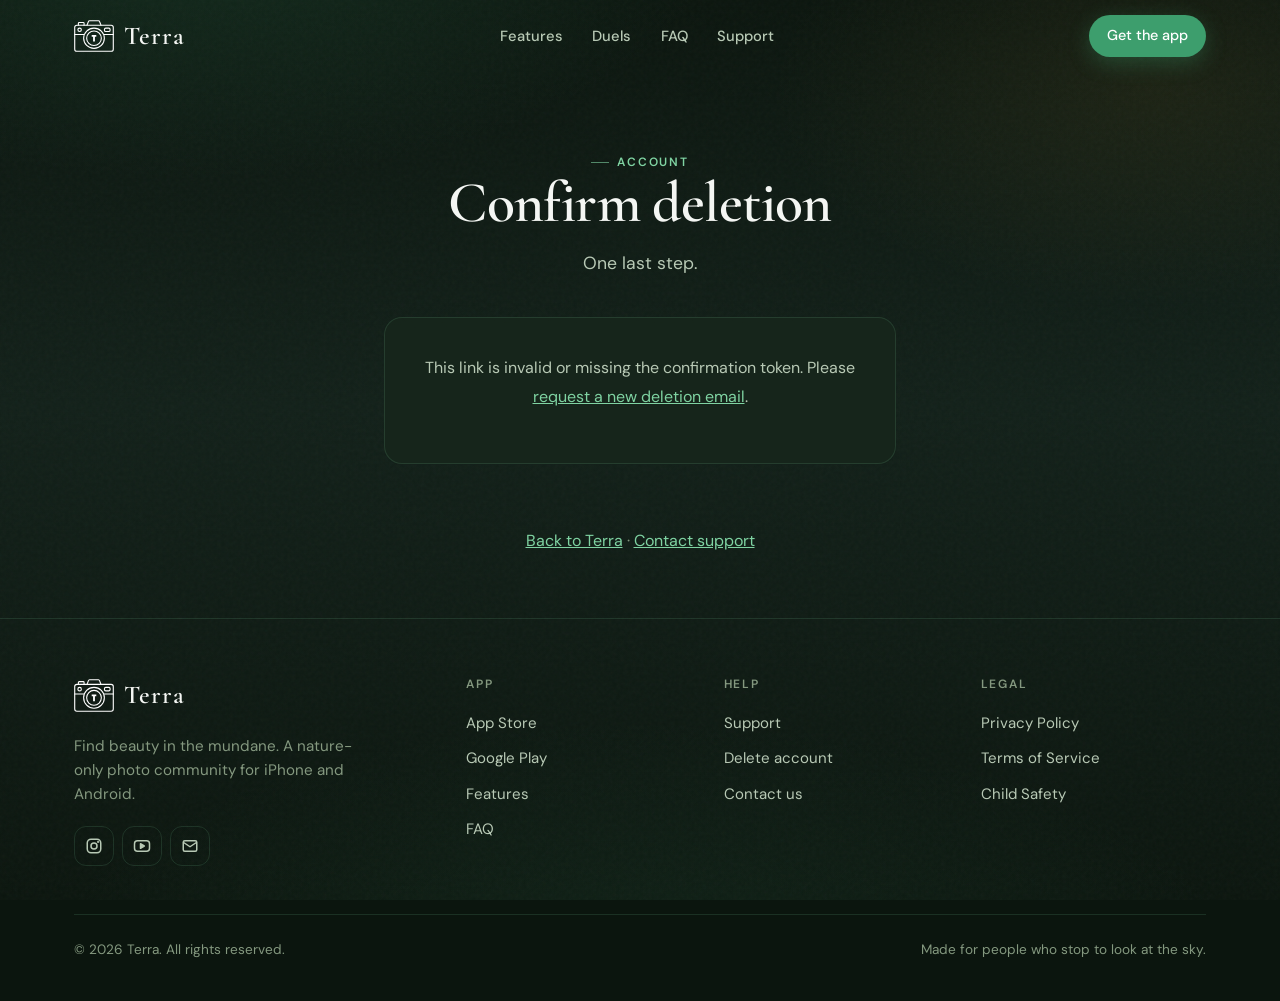
<file: confirm-deletion.html>
<!DOCTYPE html>
<html lang="en" class="no-js">

<head>
    <!-- Google tag (gtag.js) -->
    <script async src="https://www.googletagmanager.com/gtag/js?id=G-QP74968NRZ"></script>
    <script>
      window.dataLayer = window.dataLayer || [];
      function gtag(){dataLayer.push(arguments);}
      gtag('js', new Date());

      gtag('config', 'G-QP74968NRZ');
    </script>
    <meta charset="UTF-8">
    <meta name="viewport" content="width=device-width, initial-scale=1.0, viewport-fit=cover">
    <title>Confirm account deletion — Terra</title>
    <meta name="description" content="Confirm permanent deletion of your Terra account.">
    <link rel="canonical" href="https://terra.photos/confirm-deletion">
    <meta name="robots" content="noindex">
    <meta name="theme-color" content="#0b150e">
    <meta name="apple-itunes-app" content="app-id=6758865926">
    <link rel="icon" href="/images/favicon.svg" type="image/svg+xml">
    <link rel="icon" href="/images/favicon.png" type="image/png" sizes="192x192">
    <link rel="apple-touch-icon" href="/images/apple-touch-icon.png">
    <meta property="og:site_name" content="Terra">
    <meta property="og:title" content="Confirm account deletion — Terra">
    <meta property="og:description" content="Confirm permanent deletion of your Terra account.">
    <meta property="og:image" content="https://terra.photos/images/og.png">
    <meta property="og:url" content="https://terra.photos/confirm-deletion">
    <meta property="og:type" content="website">
    <meta name="twitter:card" content="summary_large_image">
    <link rel="preconnect" href="https://fonts.googleapis.com">
    <link rel="preconnect" href="https://fonts.gstatic.com" crossorigin>
    <link href="https://fonts.googleapis.com/css2?family=Cormorant+Garamond:ital,wght@0,500;0,600;1,500;1,600&family=DM+Sans:opsz,wght@9..40,300;9..40,400;9..40,500;9..40,600&display=swap" rel="stylesheet">
    <link rel="stylesheet" href="/assets/site.css">
</head>

<body>
    <a class="skip-link" href="#main">Skip to content</a>
    <div class="page-bg" aria-hidden="true"></div>

    <header class="site-header">
        <div class="container nav">
            <a href="/" class="nav-logo" aria-label="Terra home"><img src="/images/logo-mark.svg" alt="" width="40" height="33">Terra</a>
            <ul class="nav-links">
                <li><a href="/#features">Features</a></li>
                <li><a href="/#duels">Duels</a></li>
                <li><a href="/#faq">FAQ</a></li>
                <li><a href="/support">Support</a></li>
            </ul>
            <div class="nav-actions">
                <a href="/download" class="btn btn-primary btn-sm" data-smart-download>Get the app</a>
                <button class="nav-toggle" aria-label="Menu" aria-expanded="false">
                    <svg viewBox="0 0 24 24" fill="none" stroke="currentColor" stroke-width="2" stroke-linecap="round"><path d="M4 7h16M4 12h16M4 17h16"/></svg>
                </button>
            </div>
        </div>
    </header>

    <main id="main">
        <section class="doc-hero">
            <div class="container container-narrow">
                <span class="eyebrow">Account</span>
                <h1>Confirm deletion</h1>
                <p>One last step.</p>
            </div>
        </section>
        <div class="container" style="max-width:560px">
            <div class="card prose" style="text-align:center">
                <p id="message">One moment&hellip;</p>
                <button type="button" class="btn btn-danger" id="confirm_btn" style="display:none;width:100%">Permanently delete my account</button>
                <div class="notice" id="status" role="status" aria-live="polite"></div>
            </div>
            <p style="text-align:center;color:var(--text-muted);margin:0 0 4rem"><a href="/" style="color:var(--accent-bright)">Back to Terra</a> &middot; <a href="/support" style="color:var(--accent-bright)">Contact support</a></p>
        </div>
    </main>

    <footer class="site-footer">
        <div class="container">
            <div class="footer-grid">
                <div class="footer-brand">
                    <a href="/" class="nav-logo"><img src="/images/logo-mark.svg" alt="" width="40" height="33">Terra</a>
                    <p>Find beauty in the mundane. A nature-only photo community for iPhone and Android.</p>
                    <div class="socials">
                        <a href="https://www.instagram.com/terra_app1" aria-label="Terra on Instagram" rel="noopener"><svg viewBox="0 0 24 24" fill="none" stroke="currentColor" stroke-width="2"><rect x="3" y="3" width="18" height="18" rx="5"/><circle cx="12" cy="12" r="4"/><circle cx="17.5" cy="6.5" r="0.5" fill="currentColor"/></svg></a>
                        <a href="https://www.youtube.com/@terra_app" aria-label="Terra on YouTube" rel="noopener"><svg viewBox="0 0 24 24" fill="none" stroke="currentColor" stroke-width="2" stroke-linejoin="round"><rect x="2" y="5" width="20" height="14" rx="4"/><path d="m10 9 5 3-5 3z" fill="currentColor"/></svg></a>
                        <a href="mailto:support@terra.photos" aria-label="Email Terra support"><svg viewBox="0 0 24 24" fill="none" stroke="currentColor" stroke-width="2" stroke-linejoin="round"><rect x="3" y="5" width="18" height="14" rx="2"/><path d="m3 7 9 6 9-6"/></svg></a>
                    </div>
                </div>
                <div class="footer-col">
                    <h4>App</h4>
                    <ul>
                        <li><a href="https://apps.apple.com/us/app/terra-photos/id6758865926">App Store</a></li>
                        <li><a href="https://play.google.com/store/apps/details?id=com.terracool.terra">Google Play</a></li>
                        <li><a href="/#features">Features</a></li>
                        <li><a href="/#faq">FAQ</a></li>
                    </ul>
                </div>
                <div class="footer-col">
                    <h4>Help</h4>
                    <ul>
                        <li><a href="/support">Support</a></li>
                        <li><a href="/request-deletion">Delete account</a></li>
                        <li><a href="mailto:support@terra.photos">Contact us</a></li>
                    </ul>
                </div>
                <div class="footer-col">
                    <h4>Legal</h4>
                    <ul>
                        <li><a href="/privacy">Privacy Policy</a></li>
                        <li><a href="/terms">Terms of Service</a></li>
                        <li><a href="/csae">Child Safety</a></li>
                    </ul>
                </div>
            </div>
            <div class="footer-bottom">
                <span>&copy; <span data-year>2026</span> Terra. All rights reserved.</span>
                <span>Made for people who stop to look at the sky.</span>
            </div>
        </div>
    </footer>

    <script src="/assets/site.js"></script>
    <script>
        (function () {
            var params = new URLSearchParams(window.location.search);
            var token = params.get('token');
            var messageEl = document.getElementById('message');
            var statusEl = document.getElementById('status');
            var btn = document.getElementById('confirm_btn');
            function show(kind, msg) { statusEl.className = 'notice show ' + kind; statusEl.textContent = msg; }
            if (!token) {
                messageEl.innerHTML = 'This link is invalid or missing the confirmation token. Please <a href="/request-deletion">request a new deletion email</a>.';
                return;
            }
            messageEl.textContent = 'Click the button below to permanently delete your Terra account. Your posts, comments and badges will be removed. This cannot be undone.';
            btn.style.display = 'inline-flex';
            var armed = false;
            btn.addEventListener('click', async function () {
                if (!armed) {
                    armed = true;
                    btn.textContent = 'Tap again to confirm';
                    show('err', 'Are you sure? Your account and all data will be permanently deleted.');
                    return;
                }
                btn.disabled = true;
                btn.textContent = 'Deleting\u2026';
                try {
                    var response = await fetch('https://api.terra.photos/api/auth/confirm-deletion', {
                        method: 'POST',
                        headers: { 'Content-Type': 'application/json' },
                        body: JSON.stringify({ token: token })
                    });
                    var data = await response.json().catch(function () { return {}; });
                    if (response.ok && data.success) {
                        btn.style.display = 'none';
                        messageEl.textContent = 'Your account has been permanently deleted. Thank you for using Terra.';
                        show('ok', 'Redirecting you to the homepage\u2026');
                        setTimeout(function () { window.location.href = '/'; }, 3000);
                    } else {
                        show('err', data.message || 'Something went wrong. Please try again or contact support.');
                        btn.disabled = false; armed = false;
                        btn.textContent = 'Permanently delete my account';
                    }
                } catch (err) {
                    show('err', 'Could not reach the server. Please check your connection and try again.');
                    btn.disabled = false; armed = false;
                    btn.textContent = 'Permanently delete my account';
                }
            });
        })();
    </script>
</body>

</html>
</file>
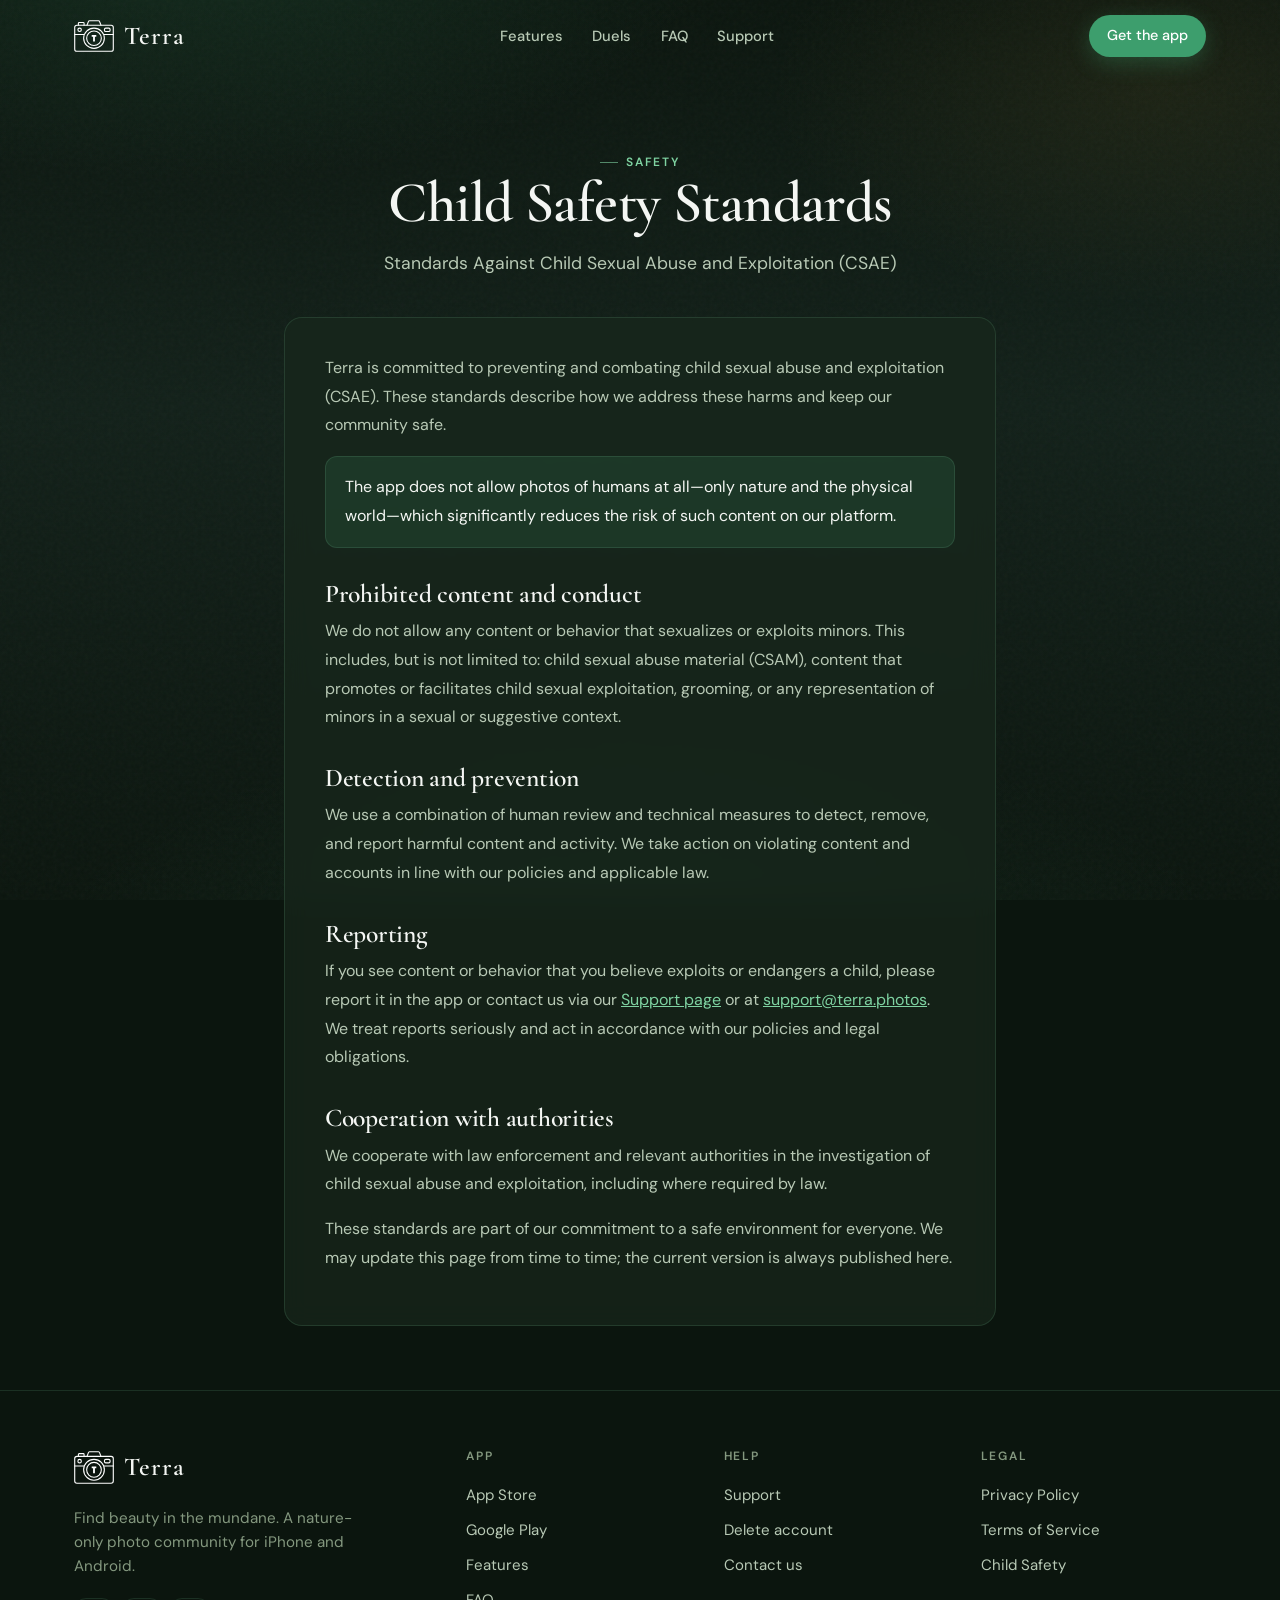
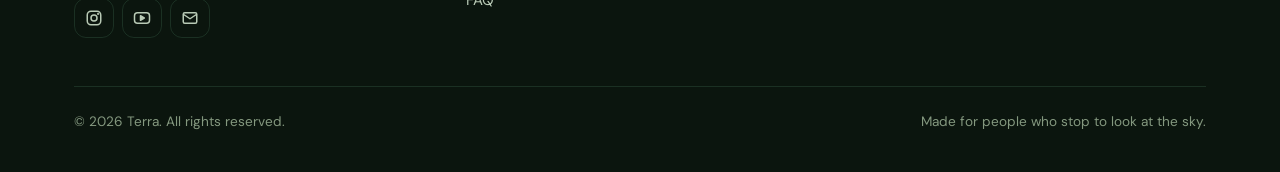
<file: csae.html>
<!DOCTYPE html>
<html lang="en" class="no-js">

<head>
    <!-- Google tag (gtag.js) -->
    <script async src="https://www.googletagmanager.com/gtag/js?id=G-QP74968NRZ"></script>
    <script>
      window.dataLayer = window.dataLayer || [];
      function gtag(){dataLayer.push(arguments);}
      gtag('js', new Date());

      gtag('config', 'G-QP74968NRZ');
    </script>
    <meta charset="UTF-8">
    <meta name="viewport" content="width=device-width, initial-scale=1.0, viewport-fit=cover">
    <title>Child Safety Standards (CSAE) — Terra</title>
    <meta name="description" content="Terra's standards against child sexual abuse and exploitation.">
    <link rel="canonical" href="https://terra.photos/csae">
    <meta name="theme-color" content="#0b150e">
    <meta name="apple-itunes-app" content="app-id=6758865926">
    <link rel="icon" href="/images/favicon.svg" type="image/svg+xml">
    <link rel="icon" href="/images/favicon.png" type="image/png" sizes="192x192">
    <link rel="apple-touch-icon" href="/images/apple-touch-icon.png">
    <meta property="og:site_name" content="Terra">
    <meta property="og:title" content="Child Safety Standards (CSAE) — Terra">
    <meta property="og:description" content="Terra's standards against child sexual abuse and exploitation.">
    <meta property="og:image" content="https://terra.photos/images/og.png">
    <meta property="og:url" content="https://terra.photos/csae">
    <meta property="og:type" content="website">
    <meta name="twitter:card" content="summary_large_image">
    <link rel="preconnect" href="https://fonts.googleapis.com">
    <link rel="preconnect" href="https://fonts.gstatic.com" crossorigin>
    <link href="https://fonts.googleapis.com/css2?family=Cormorant+Garamond:ital,wght@0,500;0,600;1,500;1,600&family=DM+Sans:opsz,wght@9..40,300;9..40,400;9..40,500;9..40,600&display=swap" rel="stylesheet">
    <link rel="stylesheet" href="/assets/site.css">
</head>

<body>
    <a class="skip-link" href="#main">Skip to content</a>
    <div class="page-bg" aria-hidden="true"></div>

    <header class="site-header">
        <div class="container nav">
            <a href="/" class="nav-logo" aria-label="Terra home"><img src="/images/logo-mark.svg" alt="" width="40" height="33">Terra</a>
            <ul class="nav-links">
                <li><a href="/#features">Features</a></li>
                <li><a href="/#duels">Duels</a></li>
                <li><a href="/#faq">FAQ</a></li>
                <li><a href="/support">Support</a></li>
            </ul>
            <div class="nav-actions">
                <a href="/download" class="btn btn-primary btn-sm" data-smart-download>Get the app</a>
                <button class="nav-toggle" aria-label="Menu" aria-expanded="false">
                    <svg viewBox="0 0 24 24" fill="none" stroke="currentColor" stroke-width="2" stroke-linecap="round"><path d="M4 7h16M4 12h16M4 17h16"/></svg>
                </button>
            </div>
        </div>
    </header>

    <main id="main">
        <section class="doc-hero">
            <div class="container container-narrow">
                <span class="eyebrow">Safety</span>
                <h1>Child Safety Standards</h1>
                <p>Standards Against Child Sexual Abuse and Exploitation (CSAE)</p>
            </div>
        </section>
        <div class="container container-narrow">
            <article class="prose card">
                <p>Terra is committed to preventing and combating child sexual abuse and exploitation (CSAE). These standards describe how we address these harms and keep our community safe.</p>
                <p class="callout">The app does not allow photos of humans at all&mdash;only nature and the physical world&mdash;which significantly reduces the risk of such content on our platform.</p>

                <h2>Prohibited content and conduct</h2>
                <p>We do not allow any content or behavior that sexualizes or exploits minors. This includes, but is not limited to: child sexual abuse material (CSAM), content that promotes or facilitates child sexual exploitation, grooming, or any representation of minors in a sexual or suggestive context.</p>

                <h2>Detection and prevention</h2>
                <p>We use a combination of human review and technical measures to detect, remove, and report harmful content and activity. We take action on violating content and accounts in line with our policies and applicable law.</p>

                <h2>Reporting</h2>
                <p>If you see content or behavior that you believe exploits or endangers a child, please report it in the app or contact us via our <a href="/support">Support page</a> or at <a href="mailto:support@terra.photos">support@terra.photos</a>. We treat reports seriously and act in accordance with our policies and legal obligations.</p>

                <h2>Cooperation with authorities</h2>
                <p>We cooperate with law enforcement and relevant authorities in the investigation of child sexual abuse and exploitation, including where required by law.</p>

                <p>These standards are part of our commitment to a safe environment for everyone. We may update this page from time to time; the current version is always published here.</p>
            </article>
        </div>
    </main>

    <footer class="site-footer">
        <div class="container">
            <div class="footer-grid">
                <div class="footer-brand">
                    <a href="/" class="nav-logo"><img src="/images/logo-mark.svg" alt="" width="40" height="33">Terra</a>
                    <p>Find beauty in the mundane. A nature-only photo community for iPhone and Android.</p>
                    <div class="socials">
                        <a href="https://www.instagram.com/terra_app1" aria-label="Terra on Instagram" rel="noopener"><svg viewBox="0 0 24 24" fill="none" stroke="currentColor" stroke-width="2"><rect x="3" y="3" width="18" height="18" rx="5"/><circle cx="12" cy="12" r="4"/><circle cx="17.5" cy="6.5" r="0.5" fill="currentColor"/></svg></a>
                        <a href="https://www.youtube.com/@terra_app" aria-label="Terra on YouTube" rel="noopener"><svg viewBox="0 0 24 24" fill="none" stroke="currentColor" stroke-width="2" stroke-linejoin="round"><rect x="2" y="5" width="20" height="14" rx="4"/><path d="m10 9 5 3-5 3z" fill="currentColor"/></svg></a>
                        <a href="mailto:support@terra.photos" aria-label="Email Terra support"><svg viewBox="0 0 24 24" fill="none" stroke="currentColor" stroke-width="2" stroke-linejoin="round"><rect x="3" y="5" width="18" height="14" rx="2"/><path d="m3 7 9 6 9-6"/></svg></a>
                    </div>
                </div>
                <div class="footer-col">
                    <h4>App</h4>
                    <ul>
                        <li><a href="https://apps.apple.com/us/app/terra-photos/id6758865926">App Store</a></li>
                        <li><a href="https://play.google.com/store/apps/details?id=com.terracool.terra">Google Play</a></li>
                        <li><a href="/#features">Features</a></li>
                        <li><a href="/#faq">FAQ</a></li>
                    </ul>
                </div>
                <div class="footer-col">
                    <h4>Help</h4>
                    <ul>
                        <li><a href="/support">Support</a></li>
                        <li><a href="/request-deletion">Delete account</a></li>
                        <li><a href="mailto:support@terra.photos">Contact us</a></li>
                    </ul>
                </div>
                <div class="footer-col">
                    <h4>Legal</h4>
                    <ul>
                        <li><a href="/privacy">Privacy Policy</a></li>
                        <li><a href="/terms">Terms of Service</a></li>
                        <li><a href="/csae">Child Safety</a></li>
                    </ul>
                </div>
            </div>
            <div class="footer-bottom">
                <span>&copy; <span data-year>2026</span> Terra. All rights reserved.</span>
                <span>Made for people who stop to look at the sky.</span>
            </div>
        </div>
    </footer>

    <script src="/assets/site.js"></script>
</body>

</html>
</file>
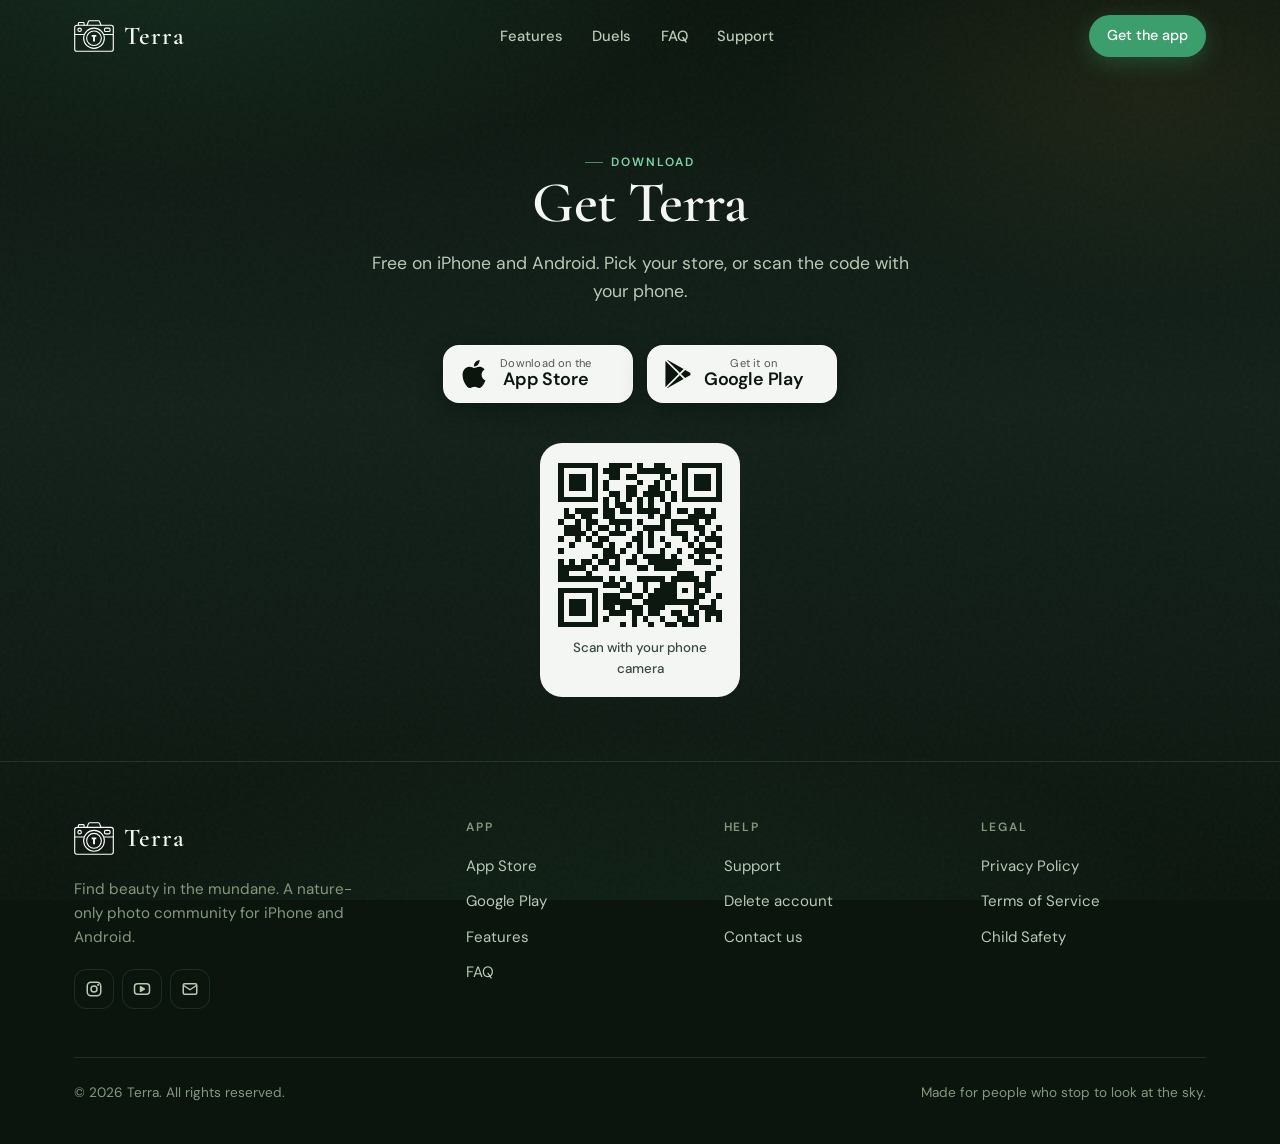
<file: download.html>
<!DOCTYPE html>
<html lang="en" class="no-js">

<head>
    <!-- Google tag (gtag.js) -->
    <script async src="https://www.googletagmanager.com/gtag/js?id=G-QP74968NRZ"></script>
    <script>
      window.dataLayer = window.dataLayer || [];
      function gtag(){dataLayer.push(arguments);}
      gtag('js', new Date());

      gtag('config', 'G-QP74968NRZ');
    </script>
    <meta charset="UTF-8">
    <meta name="viewport" content="width=device-width, initial-scale=1.0, viewport-fit=cover">
    <title>Download Terra — iPhone & Android</title>
    <meta name="description" content="Download Terra, the nature-only photo community, free on the App Store and Google Play.">
    <link rel="canonical" href="https://terra.photos/download">
    <meta name="theme-color" content="#0b150e">
    <meta name="apple-itunes-app" content="app-id=6758865926">
    <link rel="icon" href="/images/favicon.svg" type="image/svg+xml">
    <link rel="icon" href="/images/favicon.png" type="image/png" sizes="192x192">
    <link rel="apple-touch-icon" href="/images/apple-touch-icon.png">
    <meta property="og:site_name" content="Terra">
    <meta property="og:title" content="Download Terra — iPhone & Android">
    <meta property="og:description" content="Download Terra, the nature-only photo community, free on the App Store and Google Play.">
    <meta property="og:image" content="https://terra.photos/images/og.png">
    <meta property="og:url" content="https://terra.photos/download">
    <meta property="og:type" content="website">
    <meta name="twitter:card" content="summary_large_image">
    <link rel="preconnect" href="https://fonts.googleapis.com">
    <link rel="preconnect" href="https://fonts.gstatic.com" crossorigin>
    <link href="https://fonts.googleapis.com/css2?family=Cormorant+Garamond:ital,wght@0,500;0,600;1,500;1,600&family=DM+Sans:opsz,wght@9..40,300;9..40,400;9..40,500;9..40,600&display=swap" rel="stylesheet">
    <link rel="stylesheet" href="/assets/site.css">
    <script>
        // Phones go straight to their store; everyone else sees both options.
        (function () {
            var ua = navigator.userAgent || '';
            var ios = /iPad|iPhone|iPod/.test(ua) || (/Macintosh/.test(ua) && navigator.maxTouchPoints > 1);
            if (/android/i.test(ua)) location.replace('https://play.google.com/store/apps/details?id=com.terracool.terra');
            else if (ios) location.replace('https://apps.apple.com/us/app/terra-photos/id6758865926');
        })();
    </script>
</head>

<body>
    <a class="skip-link" href="#main">Skip to content</a>
    <div class="page-bg" aria-hidden="true"></div>

    <header class="site-header">
        <div class="container nav">
            <a href="/" class="nav-logo" aria-label="Terra home"><img src="/images/logo-mark.svg" alt="" width="40" height="33">Terra</a>
            <ul class="nav-links">
                <li><a href="/#features">Features</a></li>
                <li><a href="/#duels">Duels</a></li>
                <li><a href="/#faq">FAQ</a></li>
                <li><a href="/support">Support</a></li>
            </ul>
            <div class="nav-actions">
                <a href="/download" class="btn btn-primary btn-sm" data-smart-download>Get the app</a>
                <button class="nav-toggle" aria-label="Menu" aria-expanded="false">
                    <svg viewBox="0 0 24 24" fill="none" stroke="currentColor" stroke-width="2" stroke-linecap="round"><path d="M4 7h16M4 12h16M4 17h16"/></svg>
                </button>
            </div>
        </div>
    </header>

    <main id="main">
        <section class="doc-hero">
            <div class="container container-narrow">
                <span class="eyebrow">Download</span>
                <h1>Get Terra</h1>
                <p>Free on iPhone and Android. Pick your store, or scan the code with your phone.</p>
            </div>
        </section>
        <div class="container" style="max-width:640px;text-align:center;margin-bottom:4rem">
            <div class="store-badges" style="justify-content:center">
<a class="store-badge" data-store="ios" href="https://apps.apple.com/us/app/terra-photos/id6758865926" aria-label="Download Terra on the App Store">
                            <svg viewBox="0 0 24 24" fill="currentColor" aria-hidden="true"><path d="M12.152 6.896c-.948 0-2.415-1.078-3.96-1.04-2.04.027-3.91 1.183-4.961 3.014-2.117 3.675-.546 9.103 1.519 12.09 1.013 1.454 2.208 3.09 3.792 3.039 1.52-.065 2.09-.987 3.935-.987 1.831 0 2.35.987 3.96.948 1.637-.026 2.676-1.48 3.676-2.948 1.156-1.688 1.636-3.325 1.662-3.415-.039-.013-3.182-1.221-3.22-4.857-.026-3.04 2.48-4.494 2.597-4.559-1.429-2.09-3.623-2.324-4.39-2.376-2-.156-3.675 1.09-4.61 1.09zM15.53 3.83c.843-1.012 1.4-2.427 1.245-3.83-1.207.052-2.662.805-3.532 1.818-.78.896-1.454 2.338-1.273 3.714 1.338.104 2.715-.688 3.559-1.701"/></svg>
                            <span><small>Download on the</small><strong>App Store</strong></span>
                        </a>
<a class="store-badge" data-store="android" href="https://play.google.com/store/apps/details?id=com.terracool.terra" aria-label="Get Terra on Google Play">
                            <svg viewBox="0 0 24 24" fill="currentColor" aria-hidden="true"><path d="M22.018 13.298l-3.919 2.218-3.515-3.493 3.543-3.521 3.891 2.202a1.49 1.49 0 0 1 0 2.594zM1.337.924a1.486 1.486 0 0 0-.112.568v21.017c0 .217.045.419.124.6l11.155-11.087L1.337.924zm12.207 10.065l3.258-3.238L3.45.195a1.466 1.466 0 0 0-.946-.179l11.04 10.973zm0 2.067l-11 10.933c.298.036.612-.016.906-.183l13.324-7.54-3.23-3.21z"/></svg>
                            <span><small>Get it on</small><strong>Google Play</strong></span>
                        </a>
</div>
            <div style="display:inline-block;background:#f4f6f3;border-radius:22px;padding:1.1rem;margin-top:2.5rem;width:200px">
                <img src="/images/qr-download.svg" alt="QR code linking to terra.photos/download" width="168" height="168" style="width:100%;image-rendering:pixelated">
                <small style="display:block;color:#3a4a3e;margin-top:.5rem;font-weight:500">Scan with your phone camera</small>
            </div>
        </div>
    </main>

    <footer class="site-footer">
        <div class="container">
            <div class="footer-grid">
                <div class="footer-brand">
                    <a href="/" class="nav-logo"><img src="/images/logo-mark.svg" alt="" width="40" height="33">Terra</a>
                    <p>Find beauty in the mundane. A nature-only photo community for iPhone and Android.</p>
                    <div class="socials">
                        <a href="https://www.instagram.com/terra_app1" aria-label="Terra on Instagram" rel="noopener"><svg viewBox="0 0 24 24" fill="none" stroke="currentColor" stroke-width="2"><rect x="3" y="3" width="18" height="18" rx="5"/><circle cx="12" cy="12" r="4"/><circle cx="17.5" cy="6.5" r="0.5" fill="currentColor"/></svg></a>
                        <a href="https://www.youtube.com/@terra_app" aria-label="Terra on YouTube" rel="noopener"><svg viewBox="0 0 24 24" fill="none" stroke="currentColor" stroke-width="2" stroke-linejoin="round"><rect x="2" y="5" width="20" height="14" rx="4"/><path d="m10 9 5 3-5 3z" fill="currentColor"/></svg></a>
                        <a href="mailto:support@terra.photos" aria-label="Email Terra support"><svg viewBox="0 0 24 24" fill="none" stroke="currentColor" stroke-width="2" stroke-linejoin="round"><rect x="3" y="5" width="18" height="14" rx="2"/><path d="m3 7 9 6 9-6"/></svg></a>
                    </div>
                </div>
                <div class="footer-col">
                    <h4>App</h4>
                    <ul>
                        <li><a href="https://apps.apple.com/us/app/terra-photos/id6758865926">App Store</a></li>
                        <li><a href="https://play.google.com/store/apps/details?id=com.terracool.terra">Google Play</a></li>
                        <li><a href="/#features">Features</a></li>
                        <li><a href="/#faq">FAQ</a></li>
                    </ul>
                </div>
                <div class="footer-col">
                    <h4>Help</h4>
                    <ul>
                        <li><a href="/support">Support</a></li>
                        <li><a href="/request-deletion">Delete account</a></li>
                        <li><a href="mailto:support@terra.photos">Contact us</a></li>
                    </ul>
                </div>
                <div class="footer-col">
                    <h4>Legal</h4>
                    <ul>
                        <li><a href="/privacy">Privacy Policy</a></li>
                        <li><a href="/terms">Terms of Service</a></li>
                        <li><a href="/csae">Child Safety</a></li>
                    </ul>
                </div>
            </div>
            <div class="footer-bottom">
                <span>&copy; <span data-year>2026</span> Terra. All rights reserved.</span>
                <span>Made for people who stop to look at the sky.</span>
            </div>
        </div>
    </footer>

    <script src="/assets/site.js"></script>
</body>

</html>
</file>
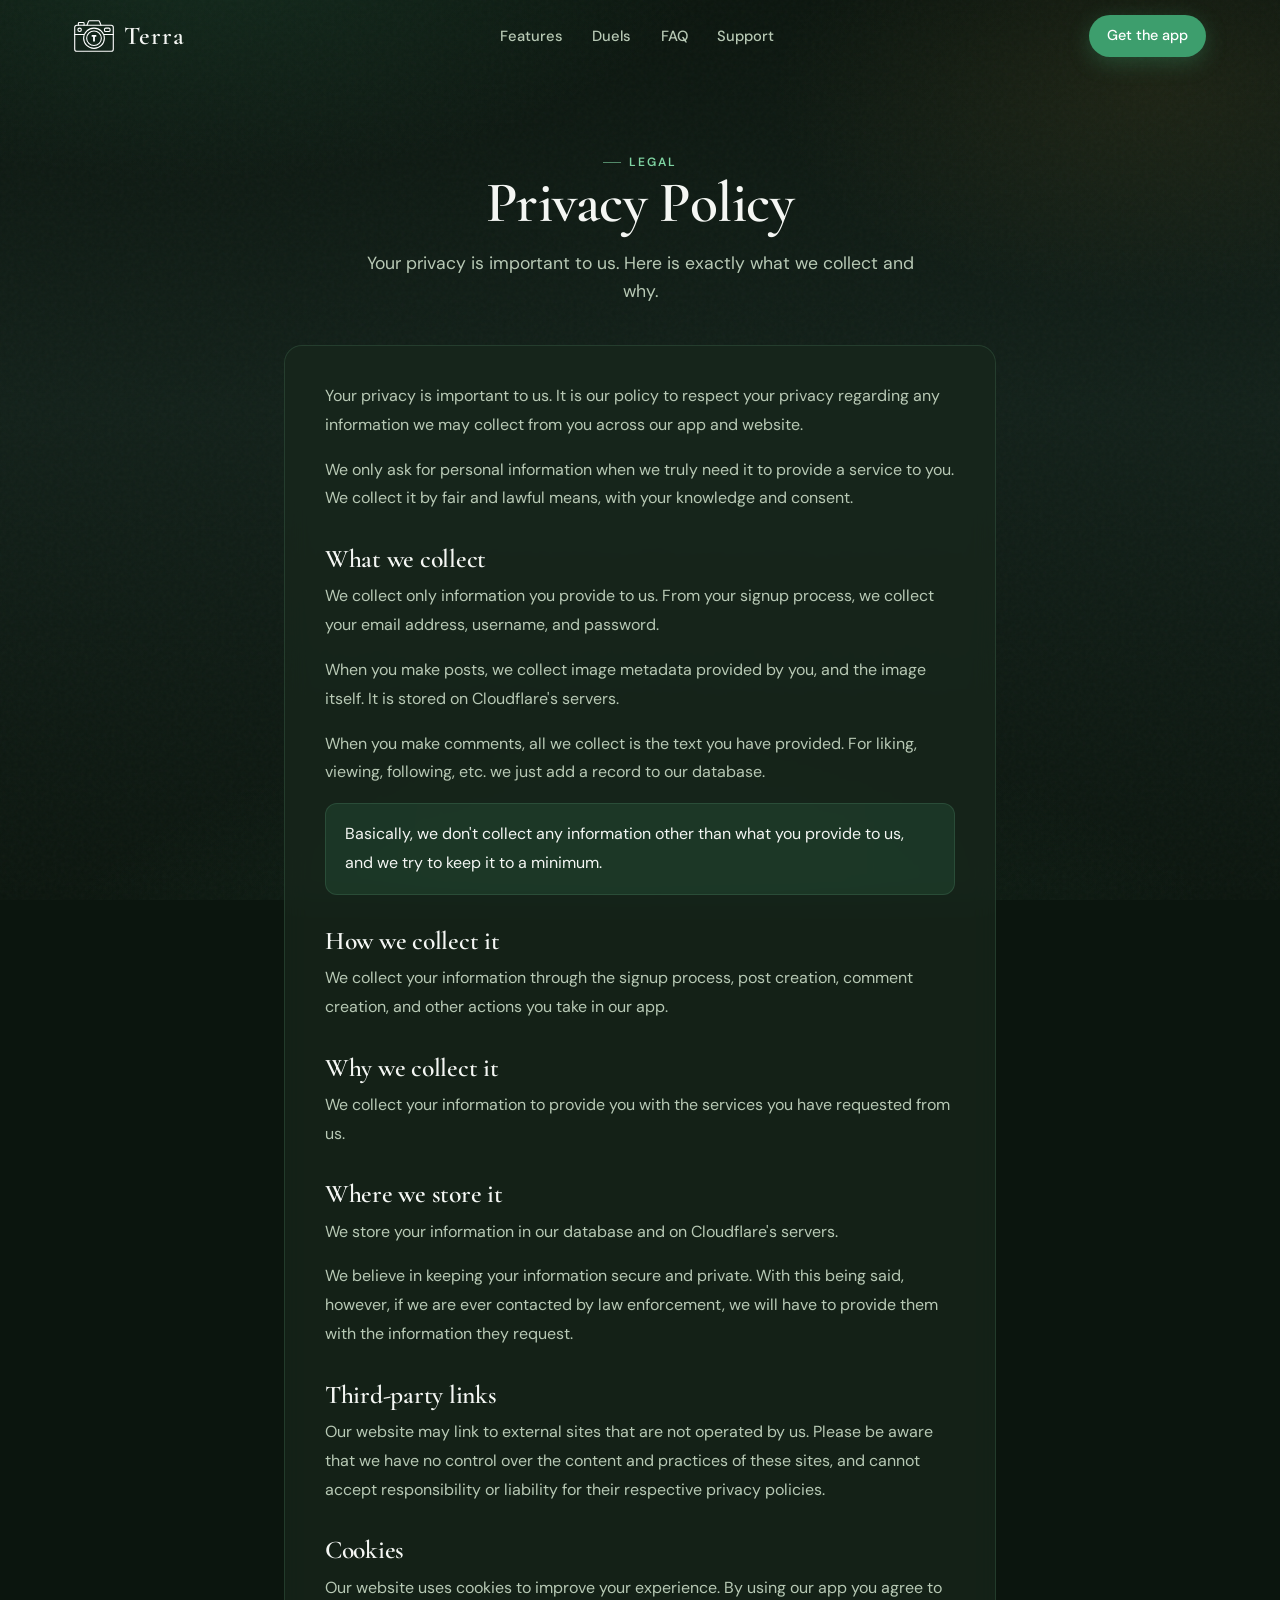
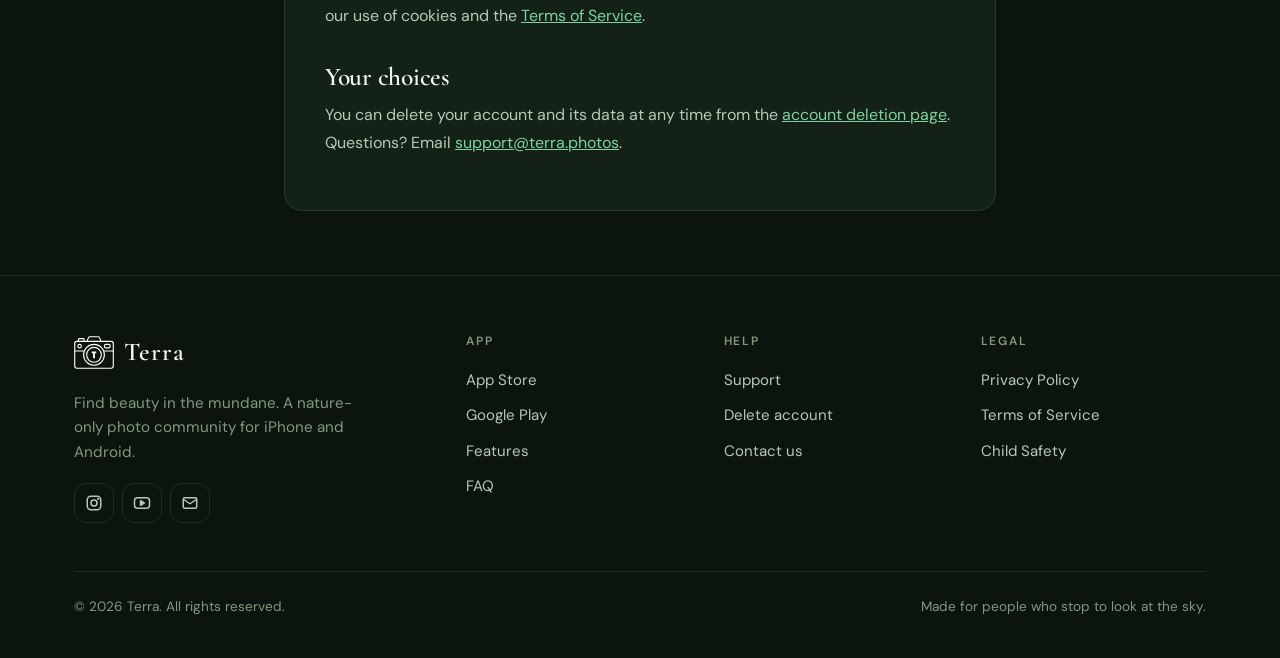
<file: privacy.html>
<!DOCTYPE html>
<html lang="en" class="no-js">

<head>
    <!-- Google tag (gtag.js) -->
    <script async src="https://www.googletagmanager.com/gtag/js?id=G-QP74968NRZ"></script>
    <script>
      window.dataLayer = window.dataLayer || [];
      function gtag(){dataLayer.push(arguments);}
      gtag('js', new Date());

      gtag('config', 'G-QP74968NRZ');
    </script>
    <meta charset="UTF-8">
    <meta name="viewport" content="width=device-width, initial-scale=1.0, viewport-fit=cover">
    <title>Privacy Policy — Terra</title>
    <meta name="description" content="How Terra collects, uses and stores your information.">
    <link rel="canonical" href="https://terra.photos/privacy">
    <meta name="theme-color" content="#0b150e">
    <meta name="apple-itunes-app" content="app-id=6758865926">
    <link rel="icon" href="/images/favicon.svg" type="image/svg+xml">
    <link rel="icon" href="/images/favicon.png" type="image/png" sizes="192x192">
    <link rel="apple-touch-icon" href="/images/apple-touch-icon.png">
    <meta property="og:site_name" content="Terra">
    <meta property="og:title" content="Privacy Policy — Terra">
    <meta property="og:description" content="How Terra collects, uses and stores your information.">
    <meta property="og:image" content="https://terra.photos/images/og.png">
    <meta property="og:url" content="https://terra.photos/privacy">
    <meta property="og:type" content="website">
    <meta name="twitter:card" content="summary_large_image">
    <link rel="preconnect" href="https://fonts.googleapis.com">
    <link rel="preconnect" href="https://fonts.gstatic.com" crossorigin>
    <link href="https://fonts.googleapis.com/css2?family=Cormorant+Garamond:ital,wght@0,500;0,600;1,500;1,600&family=DM+Sans:opsz,wght@9..40,300;9..40,400;9..40,500;9..40,600&display=swap" rel="stylesheet">
    <link rel="stylesheet" href="/assets/site.css">
</head>

<body>
    <a class="skip-link" href="#main">Skip to content</a>
    <div class="page-bg" aria-hidden="true"></div>

    <header class="site-header">
        <div class="container nav">
            <a href="/" class="nav-logo" aria-label="Terra home"><img src="/images/logo-mark.svg" alt="" width="40" height="33">Terra</a>
            <ul class="nav-links">
                <li><a href="/#features">Features</a></li>
                <li><a href="/#duels">Duels</a></li>
                <li><a href="/#faq">FAQ</a></li>
                <li><a href="/support">Support</a></li>
            </ul>
            <div class="nav-actions">
                <a href="/download" class="btn btn-primary btn-sm" data-smart-download>Get the app</a>
                <button class="nav-toggle" aria-label="Menu" aria-expanded="false">
                    <svg viewBox="0 0 24 24" fill="none" stroke="currentColor" stroke-width="2" stroke-linecap="round"><path d="M4 7h16M4 12h16M4 17h16"/></svg>
                </button>
            </div>
        </div>
    </header>

    <main id="main">
        <section class="doc-hero">
            <div class="container container-narrow">
                <span class="eyebrow">Legal</span>
                <h1>Privacy Policy</h1>
                <p>Your privacy is important to us. Here is exactly what we collect and why.</p>
            </div>
        </section>
        <div class="container container-narrow">
            <article class="prose card">
                <p>Your privacy is important to us. It is our policy to respect your privacy regarding any information we may collect from you across our app and website.</p>
                <p>We only ask for personal information when we truly need it to provide a service to you. We collect it by fair and lawful means, with your knowledge and consent.</p>

                <h2>What we collect</h2>
                <p>We collect only information you provide to us. From your signup process, we collect your email address, username, and password.</p>
                <p>When you make posts, we collect image metadata provided by you, and the image itself. It is stored on Cloudflare's servers.</p>
                <p>When you make comments, all we collect is the text you have provided. For liking, viewing, following, etc. we just add a record to our database.</p>
                <p class="callout">Basically, we don't collect any information other than what you provide to us, and we try to keep it to a minimum.</p>

                <h2>How we collect it</h2>
                <p>We collect your information through the signup process, post creation, comment creation, and other actions you take in our app.</p>

                <h2>Why we collect it</h2>
                <p>We collect your information to provide you with the services you have requested from us.</p>

                <h2>Where we store it</h2>
                <p>We store your information in our database and on Cloudflare's servers.</p>
                <p>We believe in keeping your information secure and private. With this being said, however, if we are ever contacted by law enforcement, we will have to provide them with the information they request.</p>

                <h2>Third-party links</h2>
                <p>Our website may link to external sites that are not operated by us. Please be aware that we have no control over the content and practices of these sites, and cannot accept responsibility or liability for their respective privacy policies.</p>

                <h2>Cookies</h2>
                <p>Our website uses cookies to improve your experience. By using our app you agree to our use of cookies and the <a href="/terms">Terms of Service</a>.</p>

                <h2>Your choices</h2>
                <p>You can delete your account and its data at any time from the <a href="/request-deletion">account deletion page</a>. Questions? Email <a href="mailto:support@terra.photos">support@terra.photos</a>.</p>
            </article>
        </div>
    </main>

    <footer class="site-footer">
        <div class="container">
            <div class="footer-grid">
                <div class="footer-brand">
                    <a href="/" class="nav-logo"><img src="/images/logo-mark.svg" alt="" width="40" height="33">Terra</a>
                    <p>Find beauty in the mundane. A nature-only photo community for iPhone and Android.</p>
                    <div class="socials">
                        <a href="https://www.instagram.com/terra_app1" aria-label="Terra on Instagram" rel="noopener"><svg viewBox="0 0 24 24" fill="none" stroke="currentColor" stroke-width="2"><rect x="3" y="3" width="18" height="18" rx="5"/><circle cx="12" cy="12" r="4"/><circle cx="17.5" cy="6.5" r="0.5" fill="currentColor"/></svg></a>
                        <a href="https://www.youtube.com/@terra_app" aria-label="Terra on YouTube" rel="noopener"><svg viewBox="0 0 24 24" fill="none" stroke="currentColor" stroke-width="2" stroke-linejoin="round"><rect x="2" y="5" width="20" height="14" rx="4"/><path d="m10 9 5 3-5 3z" fill="currentColor"/></svg></a>
                        <a href="mailto:support@terra.photos" aria-label="Email Terra support"><svg viewBox="0 0 24 24" fill="none" stroke="currentColor" stroke-width="2" stroke-linejoin="round"><rect x="3" y="5" width="18" height="14" rx="2"/><path d="m3 7 9 6 9-6"/></svg></a>
                    </div>
                </div>
                <div class="footer-col">
                    <h4>App</h4>
                    <ul>
                        <li><a href="https://apps.apple.com/us/app/terra-photos/id6758865926">App Store</a></li>
                        <li><a href="https://play.google.com/store/apps/details?id=com.terracool.terra">Google Play</a></li>
                        <li><a href="/#features">Features</a></li>
                        <li><a href="/#faq">FAQ</a></li>
                    </ul>
                </div>
                <div class="footer-col">
                    <h4>Help</h4>
                    <ul>
                        <li><a href="/support">Support</a></li>
                        <li><a href="/request-deletion">Delete account</a></li>
                        <li><a href="mailto:support@terra.photos">Contact us</a></li>
                    </ul>
                </div>
                <div class="footer-col">
                    <h4>Legal</h4>
                    <ul>
                        <li><a href="/privacy">Privacy Policy</a></li>
                        <li><a href="/terms">Terms of Service</a></li>
                        <li><a href="/csae">Child Safety</a></li>
                    </ul>
                </div>
            </div>
            <div class="footer-bottom">
                <span>&copy; <span data-year>2026</span> Terra. All rights reserved.</span>
                <span>Made for people who stop to look at the sky.</span>
            </div>
        </div>
    </footer>

    <script src="/assets/site.js"></script>
</body>

</html>
</file>
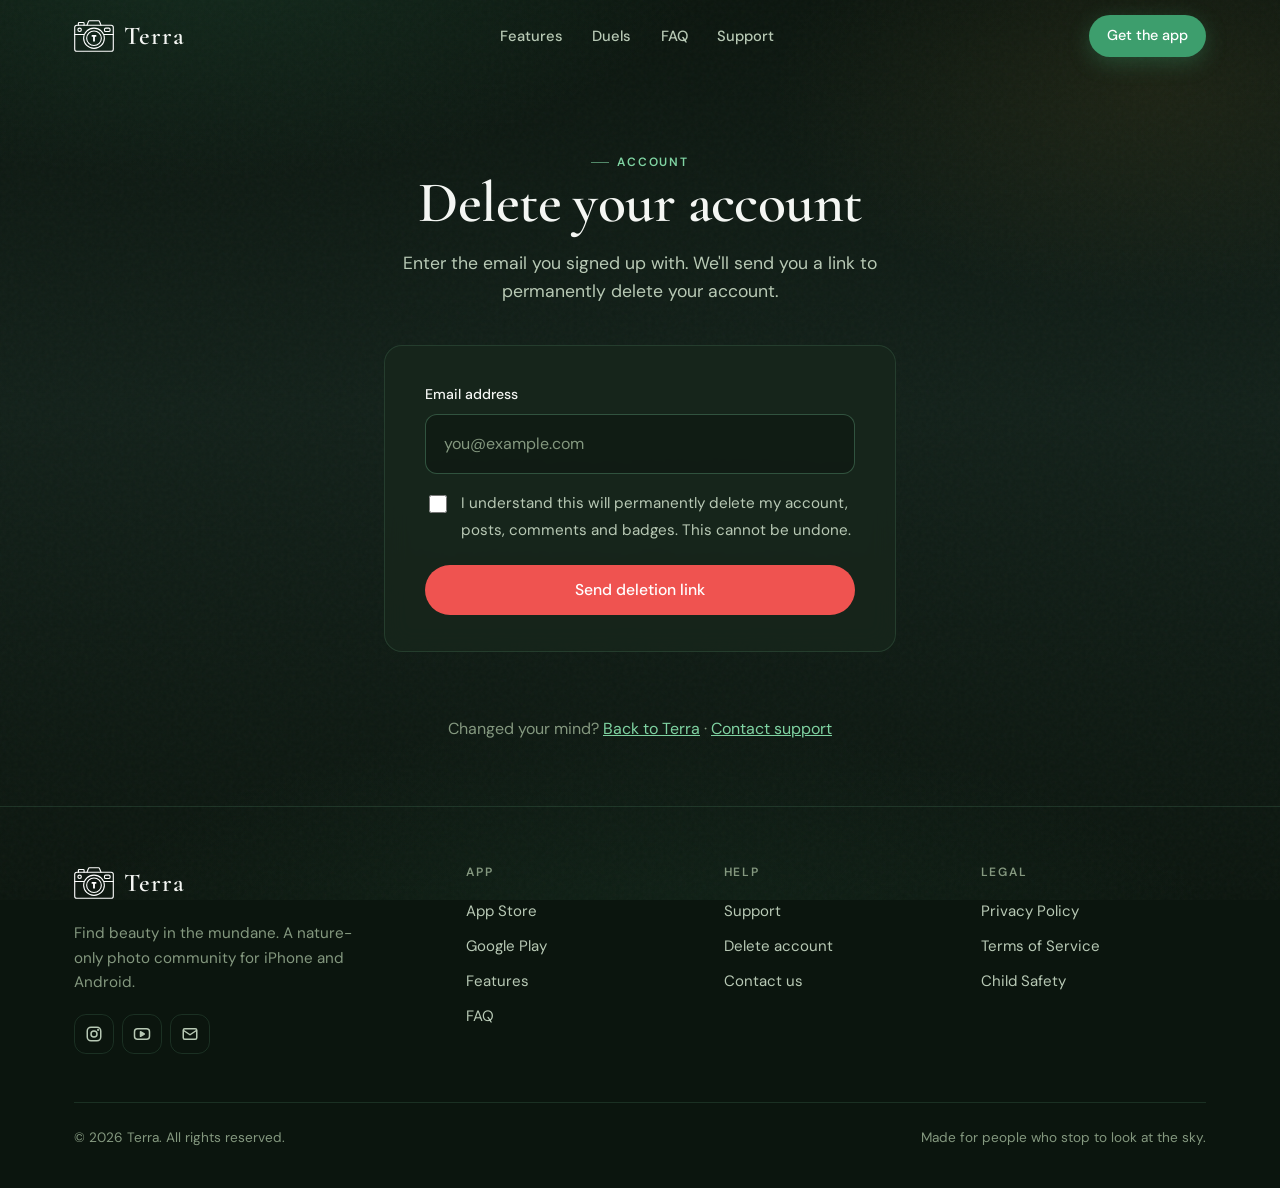
<file: request-deletion.html>
<!DOCTYPE html>
<html lang="en" class="no-js">

<head>
    <!-- Google tag (gtag.js) -->
    <script async src="https://www.googletagmanager.com/gtag/js?id=G-QP74968NRZ"></script>
    <script>
      window.dataLayer = window.dataLayer || [];
      function gtag(){dataLayer.push(arguments);}
      gtag('js', new Date());

      gtag('config', 'G-QP74968NRZ');
    </script>
    <meta charset="UTF-8">
    <meta name="viewport" content="width=device-width, initial-scale=1.0, viewport-fit=cover">
    <title>Delete your account — Terra</title>
    <meta name="description" content="Request permanent deletion of your Terra account.">
    <link rel="canonical" href="https://terra.photos/request-deletion">
    <meta name="theme-color" content="#0b150e">
    <meta name="apple-itunes-app" content="app-id=6758865926">
    <link rel="icon" href="/images/favicon.svg" type="image/svg+xml">
    <link rel="icon" href="/images/favicon.png" type="image/png" sizes="192x192">
    <link rel="apple-touch-icon" href="/images/apple-touch-icon.png">
    <meta property="og:site_name" content="Terra">
    <meta property="og:title" content="Delete your account — Terra">
    <meta property="og:description" content="Request permanent deletion of your Terra account.">
    <meta property="og:image" content="https://terra.photos/images/og.png">
    <meta property="og:url" content="https://terra.photos/request-deletion">
    <meta property="og:type" content="website">
    <meta name="twitter:card" content="summary_large_image">
    <link rel="preconnect" href="https://fonts.googleapis.com">
    <link rel="preconnect" href="https://fonts.gstatic.com" crossorigin>
    <link href="https://fonts.googleapis.com/css2?family=Cormorant+Garamond:ital,wght@0,500;0,600;1,500;1,600&family=DM+Sans:opsz,wght@9..40,300;9..40,400;9..40,500;9..40,600&display=swap" rel="stylesheet">
    <link rel="stylesheet" href="/assets/site.css">
</head>

<body>
    <a class="skip-link" href="#main">Skip to content</a>
    <div class="page-bg" aria-hidden="true"></div>

    <header class="site-header">
        <div class="container nav">
            <a href="/" class="nav-logo" aria-label="Terra home"><img src="/images/logo-mark.svg" alt="" width="40" height="33">Terra</a>
            <ul class="nav-links">
                <li><a href="/#features">Features</a></li>
                <li><a href="/#duels">Duels</a></li>
                <li><a href="/#faq">FAQ</a></li>
                <li><a href="/support">Support</a></li>
            </ul>
            <div class="nav-actions">
                <a href="/download" class="btn btn-primary btn-sm" data-smart-download>Get the app</a>
                <button class="nav-toggle" aria-label="Menu" aria-expanded="false">
                    <svg viewBox="0 0 24 24" fill="none" stroke="currentColor" stroke-width="2" stroke-linecap="round"><path d="M4 7h16M4 12h16M4 17h16"/></svg>
                </button>
            </div>
        </div>
    </header>

    <main id="main">
        <section class="doc-hero">
            <div class="container container-narrow">
                <span class="eyebrow">Account</span>
                <h1>Delete your account</h1>
                <p>Enter the email you signed up with. We'll send you a link to permanently delete your account.</p>
            </div>
        </section>
        <div class="container" style="max-width:560px">
            <div class="card prose">
                <form id="deleteForm" novalidate>
                    <div class="field">
                        <label for="email_input">Email address</label>
                        <input class="input" type="email" id="email_input" name="email" placeholder="you@example.com" autocomplete="email" required>
                    </div>
                    <label class="check"><input type="checkbox" id="ack" required> I understand this will permanently delete my account, posts, comments and badges. This cannot be undone.</label>
                    <button type="submit" class="btn btn-danger" id="delete_btn" style="width:100%">Send deletion link</button>
                    <div class="notice" id="notice" role="status" aria-live="polite"></div>
                </form>
            </div>
            <p style="text-align:center;color:var(--text-muted);margin:0 0 4rem">Changed your mind? <a href="/" style="color:var(--accent-bright)">Back to Terra</a> &middot; <a href="/support" style="color:var(--accent-bright)">Contact support</a></p>
        </div>
    </main>

    <footer class="site-footer">
        <div class="container">
            <div class="footer-grid">
                <div class="footer-brand">
                    <a href="/" class="nav-logo"><img src="/images/logo-mark.svg" alt="" width="40" height="33">Terra</a>
                    <p>Find beauty in the mundane. A nature-only photo community for iPhone and Android.</p>
                    <div class="socials">
                        <a href="https://www.instagram.com/terra_app1" aria-label="Terra on Instagram" rel="noopener"><svg viewBox="0 0 24 24" fill="none" stroke="currentColor" stroke-width="2"><rect x="3" y="3" width="18" height="18" rx="5"/><circle cx="12" cy="12" r="4"/><circle cx="17.5" cy="6.5" r="0.5" fill="currentColor"/></svg></a>
                        <a href="https://www.youtube.com/@terra_app" aria-label="Terra on YouTube" rel="noopener"><svg viewBox="0 0 24 24" fill="none" stroke="currentColor" stroke-width="2" stroke-linejoin="round"><rect x="2" y="5" width="20" height="14" rx="4"/><path d="m10 9 5 3-5 3z" fill="currentColor"/></svg></a>
                        <a href="mailto:support@terra.photos" aria-label="Email Terra support"><svg viewBox="0 0 24 24" fill="none" stroke="currentColor" stroke-width="2" stroke-linejoin="round"><rect x="3" y="5" width="18" height="14" rx="2"/><path d="m3 7 9 6 9-6"/></svg></a>
                    </div>
                </div>
                <div class="footer-col">
                    <h4>App</h4>
                    <ul>
                        <li><a href="https://apps.apple.com/us/app/terra-photos/id6758865926">App Store</a></li>
                        <li><a href="https://play.google.com/store/apps/details?id=com.terracool.terra">Google Play</a></li>
                        <li><a href="/#features">Features</a></li>
                        <li><a href="/#faq">FAQ</a></li>
                    </ul>
                </div>
                <div class="footer-col">
                    <h4>Help</h4>
                    <ul>
                        <li><a href="/support">Support</a></li>
                        <li><a href="/request-deletion">Delete account</a></li>
                        <li><a href="mailto:support@terra.photos">Contact us</a></li>
                    </ul>
                </div>
                <div class="footer-col">
                    <h4>Legal</h4>
                    <ul>
                        <li><a href="/privacy">Privacy Policy</a></li>
                        <li><a href="/terms">Terms of Service</a></li>
                        <li><a href="/csae">Child Safety</a></li>
                    </ul>
                </div>
            </div>
            <div class="footer-bottom">
                <span>&copy; <span data-year>2026</span> Terra. All rights reserved.</span>
                <span>Made for people who stop to look at the sky.</span>
            </div>
        </div>
    </footer>

    <script src="/assets/site.js"></script>
    <script>
        (function () {
            var form = document.getElementById('deleteForm');
            var emailInput = document.getElementById('email_input');
            var ack = document.getElementById('ack');
            var button = document.getElementById('delete_btn');
            var notice = document.getElementById('notice');
            function show(kind, msg) { notice.className = 'notice show ' + kind; notice.textContent = msg; }
            form.addEventListener('submit', async function (e) {
                e.preventDefault();
                var email = emailInput.value.trim();
                if (!email || !/^[^\s@]+@[^\s@]+\.[^\s@]+$/.test(email)) { show('err', 'Please enter a valid email address.'); emailInput.focus(); return; }
                if (!ack.checked) { show('err', 'Please confirm you understand this is permanent.'); return; }
                button.disabled = true;
                button.textContent = 'Sending\u2026';
                try {
                    var response = await fetch('https://api.terra.photos/api/auth/request-deletion', {
                        method: 'POST',
                        headers: { 'Content-Type': 'application/json' },
                        body: JSON.stringify({ email: email })
                    });
                    var data = await response.json().catch(function () { return {}; });
                    if (response.ok && data.success !== false) {
                        form.reset();
                        show('ok', 'If an account with that email exists, you will receive a link to permanently delete it. Check your inbox (and spam folder).');
                    } else {
                        show('err', data.message || 'Something went wrong. Please try again later.');
                    }
                } catch (err) {
                    show('err', 'Could not reach the server. Please check your connection and try again.');
                } finally {
                    button.disabled = false;
                    button.textContent = 'Send deletion link';
                }
            });
        })();
    </script>
</body>

</html>
</file>
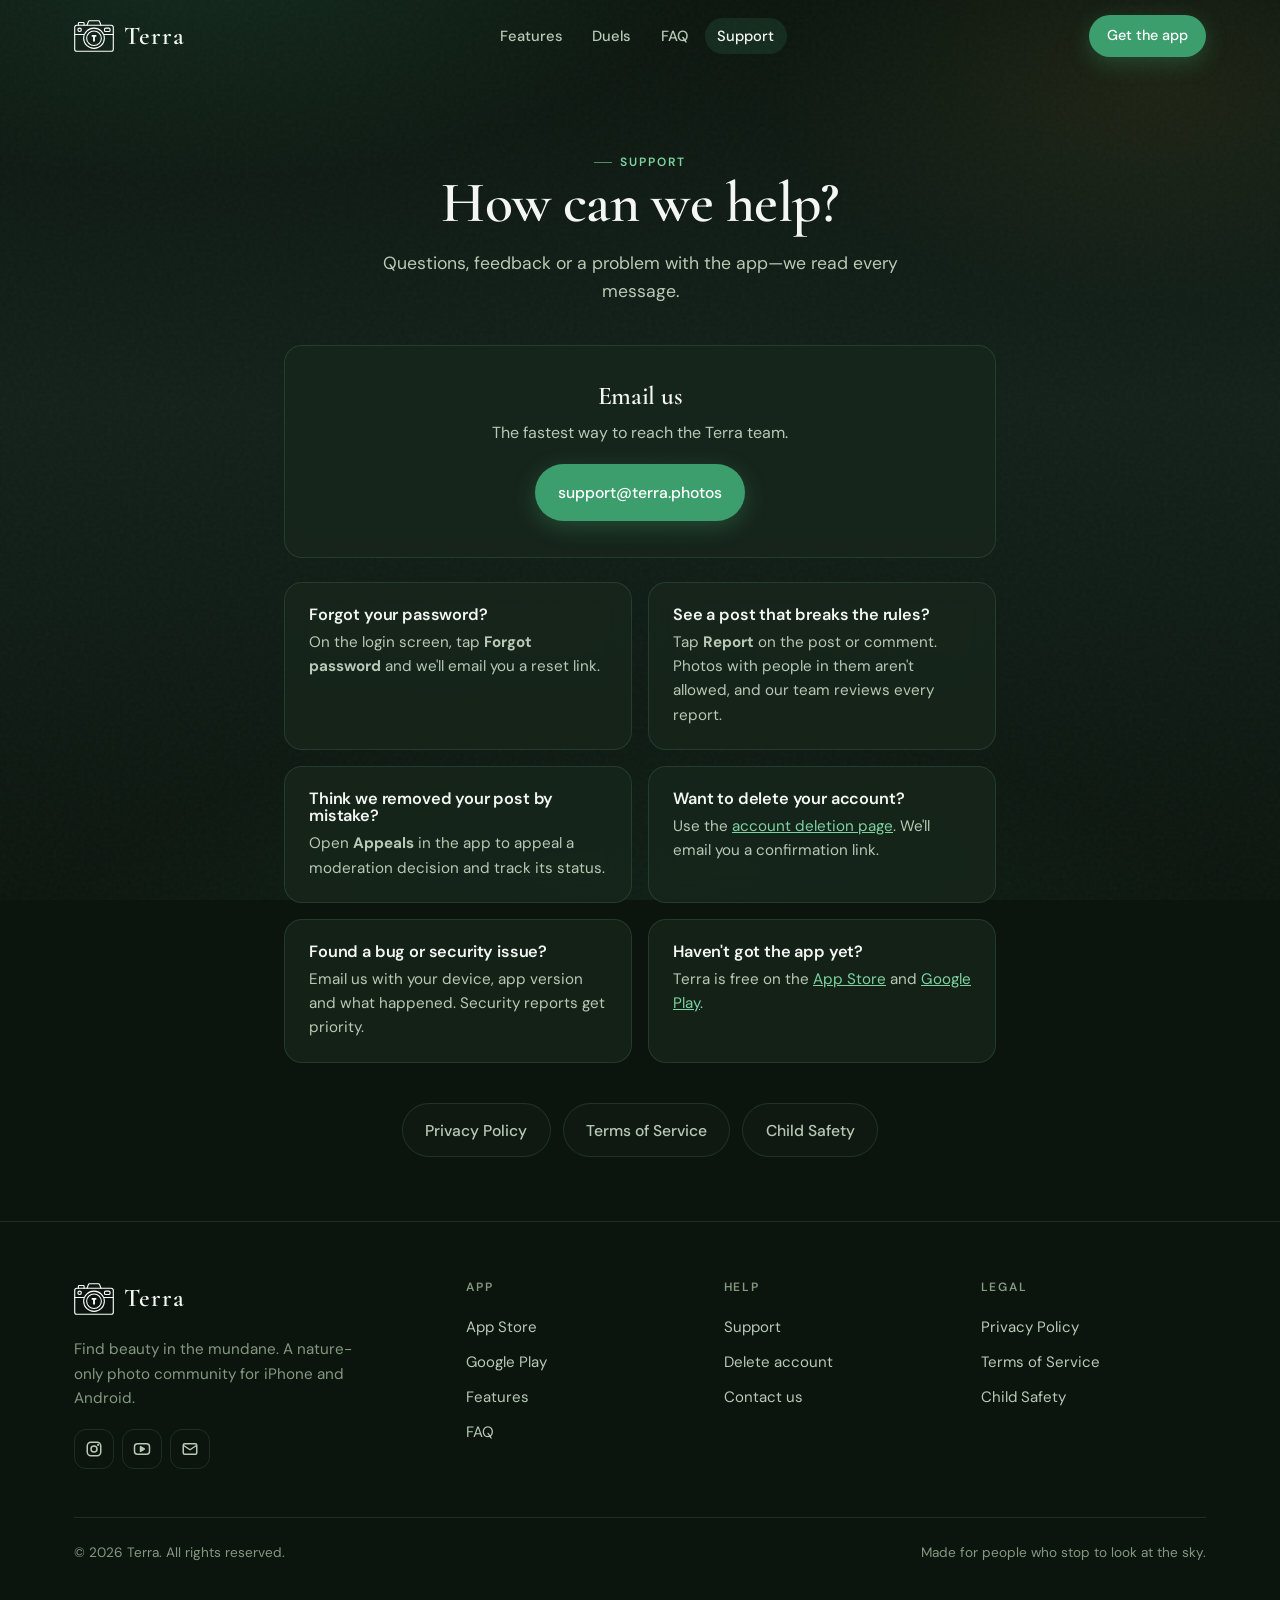
<file: support.html>
<!DOCTYPE html>
<html lang="en" class="no-js">

<head>
    <!-- Google tag (gtag.js) -->
    <script async src="https://www.googletagmanager.com/gtag/js?id=G-QP74968NRZ"></script>
    <script>
      window.dataLayer = window.dataLayer || [];
      function gtag(){dataLayer.push(arguments);}
      gtag('js', new Date());

      gtag('config', 'G-QP74968NRZ');
    </script>
    <meta charset="UTF-8">
    <meta name="viewport" content="width=device-width, initial-scale=1.0, viewport-fit=cover">
    <title>Support — Terra</title>
    <meta name="description" content="Get help with Terra: contact support, reset your password, report a post, appeal a decision or delete your account.">
    <link rel="canonical" href="https://terra.photos/support">
    <meta name="theme-color" content="#0b150e">
    <meta name="apple-itunes-app" content="app-id=6758865926">
    <link rel="icon" href="/images/favicon.svg" type="image/svg+xml">
    <link rel="icon" href="/images/favicon.png" type="image/png" sizes="192x192">
    <link rel="apple-touch-icon" href="/images/apple-touch-icon.png">
    <meta property="og:site_name" content="Terra">
    <meta property="og:title" content="Support — Terra">
    <meta property="og:description" content="Get help with Terra: contact support, reset your password, report a post, appeal a decision or delete your account.">
    <meta property="og:image" content="https://terra.photos/images/og.png">
    <meta property="og:url" content="https://terra.photos/support">
    <meta property="og:type" content="website">
    <meta name="twitter:card" content="summary_large_image">
    <link rel="preconnect" href="https://fonts.googleapis.com">
    <link rel="preconnect" href="https://fonts.gstatic.com" crossorigin>
    <link href="https://fonts.googleapis.com/css2?family=Cormorant+Garamond:ital,wght@0,500;0,600;1,500;1,600&family=DM+Sans:opsz,wght@9..40,300;9..40,400;9..40,500;9..40,600&display=swap" rel="stylesheet">
    <link rel="stylesheet" href="/assets/site.css">
    <style>
        .help-grid { display: grid; grid-template-columns: 1fr 1fr; gap: 1rem; }
        .help { padding: 1.4rem 1.5rem; }
        .help h3 { font-family: var(--sans); font-size: 1.02rem; font-weight: 600; margin-bottom: 0.4rem; }
        .help p { margin: 0; color: var(--text-secondary); font-size: 0.95rem; }
        .help a { color: var(--accent-bright); }
        .links-row { display: flex; flex-wrap: wrap; justify-content: center; gap: 0.75rem; margin: 2.5rem 0 4rem; }
        @media (max-width: 620px) { .help-grid { grid-template-columns: 1fr; } }
    </style>
</head>

<body>
    <a class="skip-link" href="#main">Skip to content</a>
    <div class="page-bg" aria-hidden="true"></div>

    <header class="site-header">
        <div class="container nav">
            <a href="/" class="nav-logo" aria-label="Terra home"><img src="/images/logo-mark.svg" alt="" width="40" height="33">Terra</a>
            <ul class="nav-links">
                <li><a href="/#features">Features</a></li>
                <li><a href="/#duels">Duels</a></li>
                <li><a href="/#faq">FAQ</a></li>
                <li><a href="/support" aria-current="page">Support</a></li>
            </ul>
            <div class="nav-actions">
                <a href="/download" class="btn btn-primary btn-sm" data-smart-download>Get the app</a>
                <button class="nav-toggle" aria-label="Menu" aria-expanded="false">
                    <svg viewBox="0 0 24 24" fill="none" stroke="currentColor" stroke-width="2" stroke-linecap="round"><path d="M4 7h16M4 12h16M4 17h16"/></svg>
                </button>
            </div>
        </div>
    </header>

    <main id="main">
        <section class="doc-hero">
            <div class="container container-narrow">
                <span class="eyebrow">Support</span>
                <h1>How can we help?</h1>
                <p>Questions, feedback or a problem with the app&mdash;we read every message.</p>
            </div>
        </section>
        <div class="container container-narrow">
            <div class="card prose" style="text-align:center;margin-bottom:1.5rem">
                <h2 style="margin-top:0">Email us</h2>
                <p>The fastest way to reach the Terra team.</p>
                <p style="margin:0"><a class="btn btn-primary" href="mailto:support@terra.photos" style="color:#fff;text-decoration:none">support@terra.photos</a></p>
            </div>

            <div class="help-grid">
                <div class="card help"><h3>Forgot your password?</h3><p>On the login screen, tap <strong>Forgot password</strong> and we'll email you a reset link.</p></div>
                <div class="card help"><h3>See a post that breaks the rules?</h3><p>Tap <strong>Report</strong> on the post or comment. Photos with people in them aren't allowed, and our team reviews every report.</p></div>
                <div class="card help"><h3>Think we removed your post by mistake?</h3><p>Open <strong>Appeals</strong> in the app to appeal a moderation decision and track its status.</p></div>
                <div class="card help"><h3>Want to delete your account?</h3><p>Use the <a href="/request-deletion">account deletion page</a>. We'll email you a confirmation link.</p></div>
                <div class="card help"><h3>Found a bug or security issue?</h3><p>Email us with your device, app version and what happened. Security reports get priority.</p></div>
                <div class="card help"><h3>Haven't got the app yet?</h3><p>Terra is free on the <a href="https://apps.apple.com/us/app/terra-photos/id6758865926">App Store</a> and <a href="https://play.google.com/store/apps/details?id=com.terracool.terra">Google Play</a>.</p></div>
            </div>

            <div class="links-row">
                <a href="/privacy" class="btn btn-ghost">Privacy Policy</a>
                <a href="/terms" class="btn btn-ghost">Terms of Service</a>
                <a href="/csae" class="btn btn-ghost">Child Safety</a>
            </div>
        </div>
    </main>

    <footer class="site-footer">
        <div class="container">
            <div class="footer-grid">
                <div class="footer-brand">
                    <a href="/" class="nav-logo"><img src="/images/logo-mark.svg" alt="" width="40" height="33">Terra</a>
                    <p>Find beauty in the mundane. A nature-only photo community for iPhone and Android.</p>
                    <div class="socials">
                        <a href="https://www.instagram.com/terra_app1" aria-label="Terra on Instagram" rel="noopener"><svg viewBox="0 0 24 24" fill="none" stroke="currentColor" stroke-width="2"><rect x="3" y="3" width="18" height="18" rx="5"/><circle cx="12" cy="12" r="4"/><circle cx="17.5" cy="6.5" r="0.5" fill="currentColor"/></svg></a>
                        <a href="https://www.youtube.com/@terra_app" aria-label="Terra on YouTube" rel="noopener"><svg viewBox="0 0 24 24" fill="none" stroke="currentColor" stroke-width="2" stroke-linejoin="round"><rect x="2" y="5" width="20" height="14" rx="4"/><path d="m10 9 5 3-5 3z" fill="currentColor"/></svg></a>
                        <a href="mailto:support@terra.photos" aria-label="Email Terra support"><svg viewBox="0 0 24 24" fill="none" stroke="currentColor" stroke-width="2" stroke-linejoin="round"><rect x="3" y="5" width="18" height="14" rx="2"/><path d="m3 7 9 6 9-6"/></svg></a>
                    </div>
                </div>
                <div class="footer-col">
                    <h4>App</h4>
                    <ul>
                        <li><a href="https://apps.apple.com/us/app/terra-photos/id6758865926">App Store</a></li>
                        <li><a href="https://play.google.com/store/apps/details?id=com.terracool.terra">Google Play</a></li>
                        <li><a href="/#features">Features</a></li>
                        <li><a href="/#faq">FAQ</a></li>
                    </ul>
                </div>
                <div class="footer-col">
                    <h4>Help</h4>
                    <ul>
                        <li><a href="/support">Support</a></li>
                        <li><a href="/request-deletion">Delete account</a></li>
                        <li><a href="mailto:support@terra.photos">Contact us</a></li>
                    </ul>
                </div>
                <div class="footer-col">
                    <h4>Legal</h4>
                    <ul>
                        <li><a href="/privacy">Privacy Policy</a></li>
                        <li><a href="/terms">Terms of Service</a></li>
                        <li><a href="/csae">Child Safety</a></li>
                    </ul>
                </div>
            </div>
            <div class="footer-bottom">
                <span>&copy; <span data-year>2026</span> Terra. All rights reserved.</span>
                <span>Made for people who stop to look at the sky.</span>
            </div>
        </div>
    </footer>

    <script src="/assets/site.js"></script>
</body>

</html>
</file>
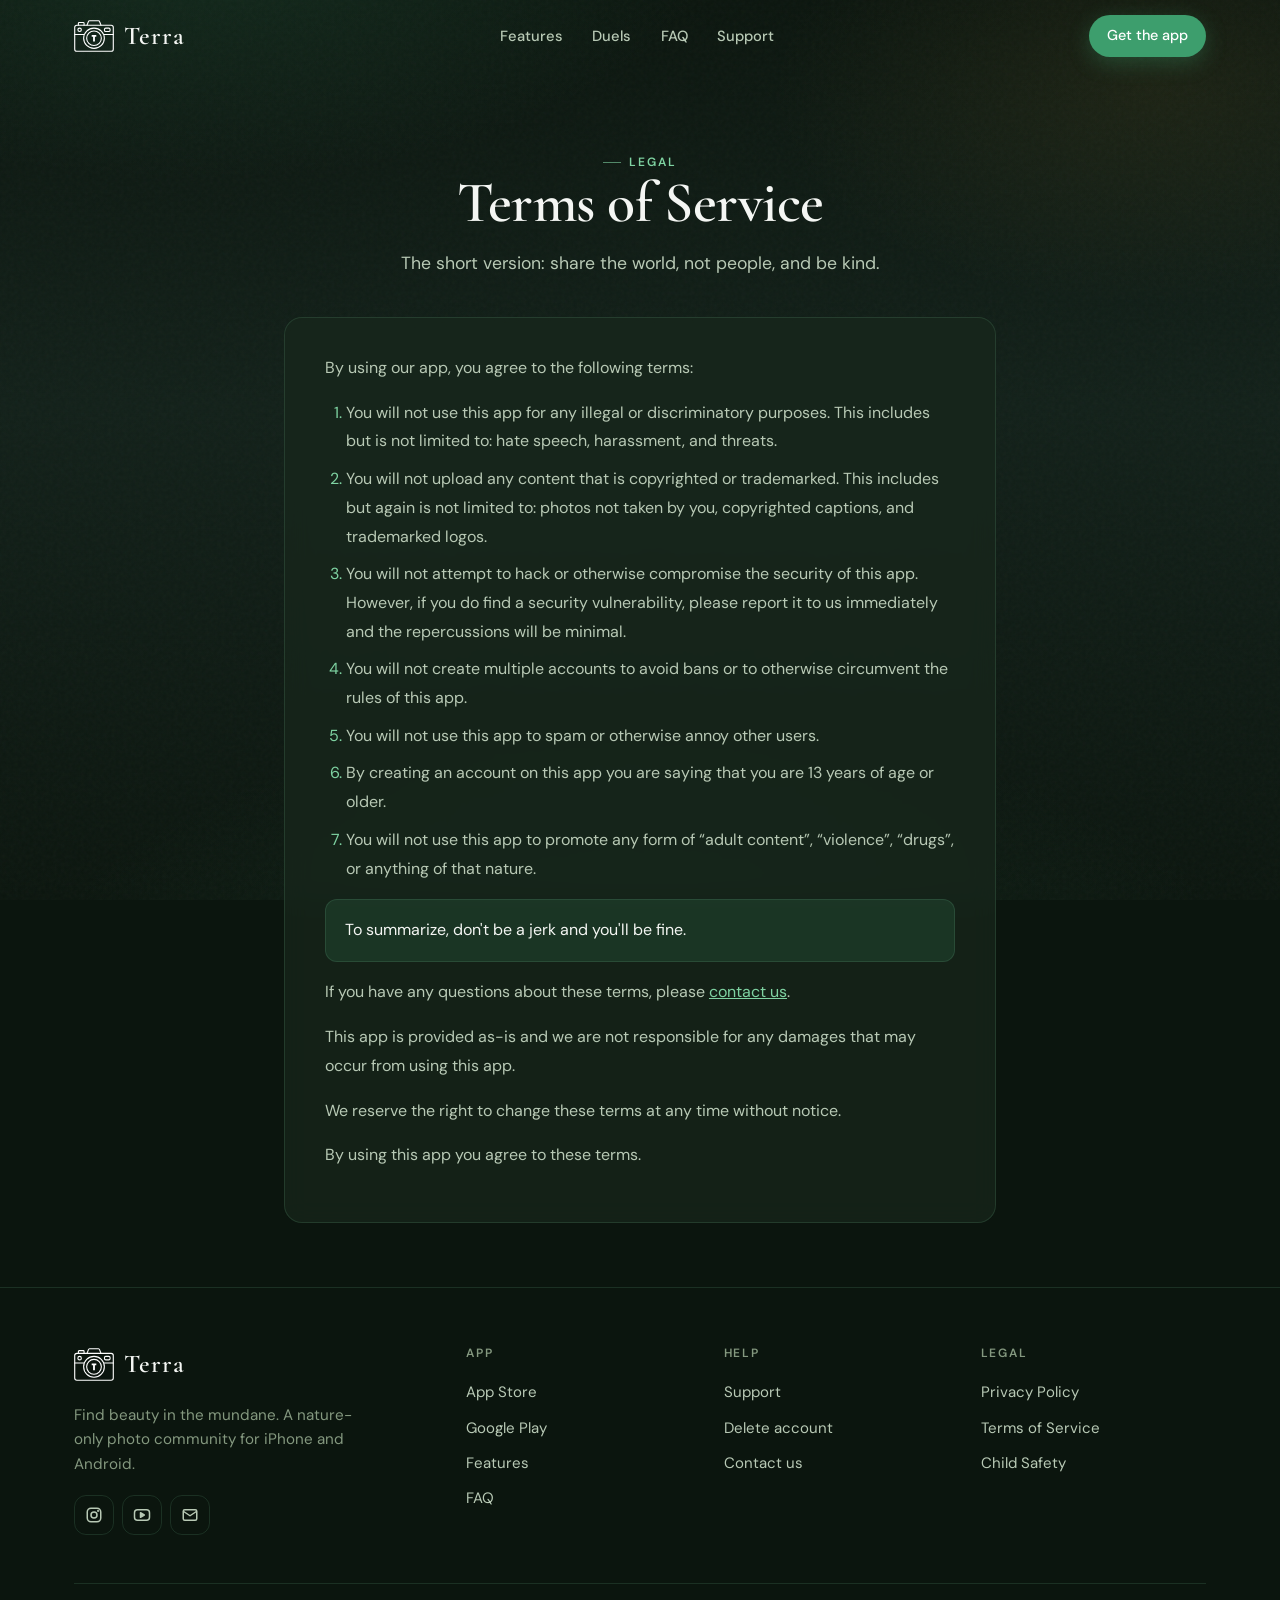
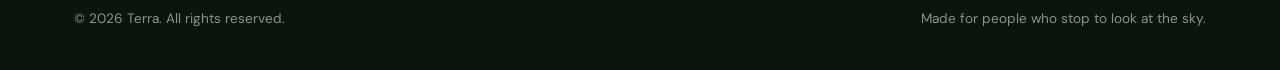
<file: terms.html>
<!DOCTYPE html>
<html lang="en" class="no-js">

<head>
    <!-- Google tag (gtag.js) -->
    <script async src="https://www.googletagmanager.com/gtag/js?id=G-QP74968NRZ"></script>
    <script>
      window.dataLayer = window.dataLayer || [];
      function gtag(){dataLayer.push(arguments);}
      gtag('js', new Date());

      gtag('config', 'G-QP74968NRZ');
    </script>
    <meta charset="UTF-8">
    <meta name="viewport" content="width=device-width, initial-scale=1.0, viewport-fit=cover">
    <title>Terms of Service — Terra</title>
    <meta name="description" content="The rules for using Terra.">
    <link rel="canonical" href="https://terra.photos/terms">
    <meta name="theme-color" content="#0b150e">
    <meta name="apple-itunes-app" content="app-id=6758865926">
    <link rel="icon" href="/images/favicon.svg" type="image/svg+xml">
    <link rel="icon" href="/images/favicon.png" type="image/png" sizes="192x192">
    <link rel="apple-touch-icon" href="/images/apple-touch-icon.png">
    <meta property="og:site_name" content="Terra">
    <meta property="og:title" content="Terms of Service — Terra">
    <meta property="og:description" content="The rules for using Terra.">
    <meta property="og:image" content="https://terra.photos/images/og.png">
    <meta property="og:url" content="https://terra.photos/terms">
    <meta property="og:type" content="website">
    <meta name="twitter:card" content="summary_large_image">
    <link rel="preconnect" href="https://fonts.googleapis.com">
    <link rel="preconnect" href="https://fonts.gstatic.com" crossorigin>
    <link href="https://fonts.googleapis.com/css2?family=Cormorant+Garamond:ital,wght@0,500;0,600;1,500;1,600&family=DM+Sans:opsz,wght@9..40,300;9..40,400;9..40,500;9..40,600&display=swap" rel="stylesheet">
    <link rel="stylesheet" href="/assets/site.css">
</head>

<body>
    <a class="skip-link" href="#main">Skip to content</a>
    <div class="page-bg" aria-hidden="true"></div>

    <header class="site-header">
        <div class="container nav">
            <a href="/" class="nav-logo" aria-label="Terra home"><img src="/images/logo-mark.svg" alt="" width="40" height="33">Terra</a>
            <ul class="nav-links">
                <li><a href="/#features">Features</a></li>
                <li><a href="/#duels">Duels</a></li>
                <li><a href="/#faq">FAQ</a></li>
                <li><a href="/support">Support</a></li>
            </ul>
            <div class="nav-actions">
                <a href="/download" class="btn btn-primary btn-sm" data-smart-download>Get the app</a>
                <button class="nav-toggle" aria-label="Menu" aria-expanded="false">
                    <svg viewBox="0 0 24 24" fill="none" stroke="currentColor" stroke-width="2" stroke-linecap="round"><path d="M4 7h16M4 12h16M4 17h16"/></svg>
                </button>
            </div>
        </div>
    </header>

    <main id="main">
        <section class="doc-hero">
            <div class="container container-narrow">
                <span class="eyebrow">Legal</span>
                <h1>Terms of Service</h1>
                <p>The short version: share the world, not people, and be kind.</p>
            </div>
        </section>
        <div class="container container-narrow">
            <article class="prose card">
                <p>By using our app, you agree to the following terms:</p>
                <ol>
                    <li>You will not use this app for any illegal or discriminatory purposes. This includes but is not limited to: hate speech, harassment, and threats.</li>
                    <li>You will not upload any content that is copyrighted or trademarked. This includes but again is not limited to: photos not taken by you, copyrighted captions, and trademarked logos.</li>
                    <li>You will not attempt to hack or otherwise compromise the security of this app. However, if you do find a security vulnerability, please report it to us immediately and the repercussions will be minimal.</li>
                    <li>You will not create multiple accounts to avoid bans or to otherwise circumvent the rules of this app.</li>
                    <li>You will not use this app to spam or otherwise annoy other users.</li>
                    <li>By creating an account on this app you are saying that you are 13 years of age or older.</li>
                    <li>You will not use this app to promote any form of &ldquo;adult content&rdquo;, &ldquo;violence&rdquo;, &ldquo;drugs&rdquo;, or anything of that nature.</li>
                </ol>
                <p class="callout">To summarize, don't be a jerk and you'll be fine.</p>
                <p>If you have any questions about these terms, please <a href="mailto:support@terra.photos">contact us</a>.</p>
                <p>This app is provided as-is and we are not responsible for any damages that may occur from using this app.</p>
                <p>We reserve the right to change these terms at any time without notice.</p>
                <p>By using this app you agree to these terms.</p>
            </article>
        </div>
    </main>

    <footer class="site-footer">
        <div class="container">
            <div class="footer-grid">
                <div class="footer-brand">
                    <a href="/" class="nav-logo"><img src="/images/logo-mark.svg" alt="" width="40" height="33">Terra</a>
                    <p>Find beauty in the mundane. A nature-only photo community for iPhone and Android.</p>
                    <div class="socials">
                        <a href="https://www.instagram.com/terra_app1" aria-label="Terra on Instagram" rel="noopener"><svg viewBox="0 0 24 24" fill="none" stroke="currentColor" stroke-width="2"><rect x="3" y="3" width="18" height="18" rx="5"/><circle cx="12" cy="12" r="4"/><circle cx="17.5" cy="6.5" r="0.5" fill="currentColor"/></svg></a>
                        <a href="https://www.youtube.com/@terra_app" aria-label="Terra on YouTube" rel="noopener"><svg viewBox="0 0 24 24" fill="none" stroke="currentColor" stroke-width="2" stroke-linejoin="round"><rect x="2" y="5" width="20" height="14" rx="4"/><path d="m10 9 5 3-5 3z" fill="currentColor"/></svg></a>
                        <a href="mailto:support@terra.photos" aria-label="Email Terra support"><svg viewBox="0 0 24 24" fill="none" stroke="currentColor" stroke-width="2" stroke-linejoin="round"><rect x="3" y="5" width="18" height="14" rx="2"/><path d="m3 7 9 6 9-6"/></svg></a>
                    </div>
                </div>
                <div class="footer-col">
                    <h4>App</h4>
                    <ul>
                        <li><a href="https://apps.apple.com/us/app/terra-photos/id6758865926">App Store</a></li>
                        <li><a href="https://play.google.com/store/apps/details?id=com.terracool.terra">Google Play</a></li>
                        <li><a href="/#features">Features</a></li>
                        <li><a href="/#faq">FAQ</a></li>
                    </ul>
                </div>
                <div class="footer-col">
                    <h4>Help</h4>
                    <ul>
                        <li><a href="/support">Support</a></li>
                        <li><a href="/request-deletion">Delete account</a></li>
                        <li><a href="mailto:support@terra.photos">Contact us</a></li>
                    </ul>
                </div>
                <div class="footer-col">
                    <h4>Legal</h4>
                    <ul>
                        <li><a href="/privacy">Privacy Policy</a></li>
                        <li><a href="/terms">Terms of Service</a></li>
                        <li><a href="/csae">Child Safety</a></li>
                    </ul>
                </div>
            </div>
            <div class="footer-bottom">
                <span>&copy; <span data-year>2026</span> Terra. All rights reserved.</span>
                <span>Made for people who stop to look at the sky.</span>
            </div>
        </div>
    </footer>

    <script src="/assets/site.js"></script>
</body>

</html>
</file>
<file: assets/site.css>
/* Terra — shared site styles */
:root {
    --bg-deep: #0b150e;
    --bg-mid: #122019;
    --bg-elevated: #1a2a1f;
    --bg-card: rgba(24, 40, 29, 0.72);
    --bg-card-solid: #16261b;
    --text-primary: #f4f6f3;
    --text-secondary: #b8c9b5;
    --text-muted: #84987f;
    --accent: #3d9e6d;
    --accent-hover: #46b47c;
    --accent-bright: #7fd3a2;
    --accent-soft: rgba(61, 158, 109, 0.16);
    --sun: #e8b33e;
    --sun-soft: rgba(232, 179, 62, 0.14);
    --danger: #ef5350;
    --border: rgba(127, 211, 162, 0.14);
    --border-strong: rgba(127, 211, 162, 0.3);
    --shadow-md: 0 10px 34px rgba(0, 0, 0, 0.3);
    --shadow-lg: 0 30px 80px rgba(0, 0, 0, 0.45);
    --radius-sm: 12px;
    --radius-md: 18px;
    --radius-lg: 28px;
    --ease: cubic-bezier(0.33, 1, 0.68, 1);
    --ease-spring: cubic-bezier(0.34, 1.56, 0.64, 1);
    --serif: 'Cormorant Garamond', Georgia, serif;
    --sans: 'DM Sans', system-ui, -apple-system, 'Segoe UI', sans-serif;
    --max: 1180px;
}

*, *::before, *::after { box-sizing: border-box; }
html { scroll-behavior: smooth; scroll-padding-top: 84px; -webkit-text-size-adjust: 100%; }

body {
    margin: 0;
    font-family: var(--sans);
    background: var(--bg-deep);
    color: var(--text-primary);
    line-height: 1.6;
    -webkit-font-smoothing: antialiased;
    overflow-x: hidden;
}

img { max-width: 100%; display: block; }
main { overflow-x: clip; }
a { color: inherit; }
::selection { background: rgba(61, 158, 109, 0.4); }

.skip-link {
    position: absolute; left: 1rem; top: -100px; z-index: 1000;
    background: var(--accent); color: #fff; padding: 0.6rem 1rem; border-radius: var(--radius-sm);
}
.skip-link:focus { top: 1rem; }

:focus-visible { outline: 2px solid var(--accent-bright); outline-offset: 3px; border-radius: 6px; }

/* ----- Background ----- */
.page-bg {
    position: fixed; inset: 0; z-index: -2; pointer-events: none;
    background:
        radial-gradient(ellipse 70% 50% at 15% -10%, rgba(61, 158, 109, 0.18), transparent 60%),
        radial-gradient(ellipse 50% 40% at 90% 10%, rgba(232, 179, 62, 0.07), transparent 60%),
        radial-gradient(ellipse 80% 50% at 50% 110%, rgba(61, 158, 109, 0.1), transparent 60%),
        linear-gradient(180deg, var(--bg-deep), var(--bg-mid) 45%, var(--bg-deep));
}
.page-bg::after {
    content: ""; position: absolute; inset: 0; opacity: 0.035;
    background-image: url("data:image/svg+xml,%3Csvg viewBox='0 0 256 256' xmlns='http://www.w3.org/2000/svg'%3E%3Cfilter id='n'%3E%3CfeTurbulence type='fractalNoise' baseFrequency='0.9' numOctaves='4' stitchTiles='stitch'/%3E%3C/filter%3E%3Crect width='100%25' height='100%25' filter='url(%23n)'/%3E%3C/svg%3E");
}

.container { width: 100%; max-width: var(--max); margin: 0 auto; padding: 0 1.5rem; }
.container-narrow { max-width: 760px; }

/* ----- Header / nav ----- */
.site-header {
    position: sticky; top: 0; z-index: 100;
    transition: background 0.3s var(--ease), border-color 0.3s var(--ease);
    border-bottom: 1px solid transparent;
}
.site-header.scrolled, .site-header.open {
    background: rgba(11, 21, 14, 0.82);
    backdrop-filter: saturate(140%) blur(16px);
    -webkit-backdrop-filter: saturate(140%) blur(16px);
    border-bottom-color: var(--border);
}
.nav { display: flex; align-items: center; justify-content: space-between; gap: 1rem; height: 72px; }
.nav-logo {
    display: inline-flex; align-items: center; gap: 0.6rem; text-decoration: none;
    font-family: var(--serif); font-size: 1.6rem; font-weight: 600; letter-spacing: 0.04em;
}
.nav-logo img { width: 40px; height: auto; }
.nav-links { display: flex; align-items: center; gap: 0.25rem; list-style: none; margin: 0; padding: 0; }
.nav-links a {
    color: var(--text-secondary); text-decoration: none; font-size: 0.92rem; font-weight: 500;
    padding: 0.5rem 0.8rem; border-radius: 999px; transition: color 0.2s, background 0.2s;
}
.nav-links a:hover, .nav-links a[aria-current="page"] { color: var(--text-primary); background: var(--accent-soft); }
.nav-actions { display: flex; align-items: center; gap: 0.5rem; }
.nav-toggle {
    display: none; width: 44px; height: 44px; border-radius: 12px; border: 1px solid var(--border);
    background: transparent; color: var(--text-primary); cursor: pointer; align-items: center; justify-content: center;
}
.nav-toggle svg { width: 22px; height: 22px; }

/* ----- Buttons ----- */
.btn {
    display: inline-flex; align-items: center; justify-content: center; gap: 0.55rem;
    padding: 0.85rem 1.4rem; border-radius: 999px; border: 1px solid transparent;
    font-family: inherit; font-size: 0.98rem; font-weight: 500; text-decoration: none; cursor: pointer;
    transition: background 0.2s var(--ease), border-color 0.2s, color 0.2s, transform 0.15s var(--ease), box-shadow 0.2s;
}
.btn:active { transform: scale(0.98); }
.btn-sm { padding: 0.55rem 1.05rem; font-size: 0.9rem; }
.btn-primary { background: var(--accent); color: #fff; box-shadow: 0 6px 22px rgba(61, 158, 109, 0.32); }
.btn-primary:hover { background: var(--accent-hover); box-shadow: 0 8px 30px rgba(61, 158, 109, 0.42); }
.btn-ghost { background: rgba(255, 255, 255, 0.02); color: var(--text-secondary); border-color: var(--border); }
.btn-ghost:hover { color: var(--text-primary); border-color: var(--border-strong); background: rgba(255, 255, 255, 0.05); }
.btn-danger { background: var(--danger); color: #fff; }
.btn-danger:hover { background: #f26b68; }
.btn[disabled] { opacity: 0.6; cursor: not-allowed; }

/* Store badges */
.store-badges { display: flex; flex-wrap: wrap; gap: 0.85rem; }
.store-badge {
    display: inline-flex; align-items: center; gap: 0.75rem; min-width: 190px;
    padding: 0.7rem 1.25rem 0.7rem 1rem; border-radius: 16px; text-decoration: none;
    background: #f4f6f3; color: #0b150e; border: 1px solid rgba(255, 255, 255, 0.6);
    transition: transform 0.2s var(--ease-spring), box-shadow 0.2s, background 0.2s;
    box-shadow: 0 8px 26px rgba(0, 0, 0, 0.3);
}
.store-badge:hover { transform: translateY(-2px); box-shadow: 0 14px 36px rgba(0, 0, 0, 0.4); background: #fff; }
.store-badge svg { width: 28px; height: 28px; flex-shrink: 0; }
.store-badge small { display: block; font-size: 0.7rem; line-height: 1.1; opacity: 0.7; letter-spacing: 0.02em; }
.store-badge strong { display: block; font-size: 1.12rem; line-height: 1.2; font-weight: 600; letter-spacing: -0.01em; }
.store-badge.dark { background: rgba(255, 255, 255, 0.04); color: var(--text-primary); border-color: var(--border-strong); box-shadow: none; }
.store-badge.dark:hover { background: rgba(255, 255, 255, 0.08); }
.store-badge.is-recommended { outline: 2px solid var(--accent-bright); outline-offset: 3px; }

/* ----- Typography helpers ----- */
.eyebrow {
    display: inline-flex; align-items: center; gap: 0.5rem;
    font-size: 0.75rem; font-weight: 600; letter-spacing: 0.16em; text-transform: uppercase; color: var(--accent-bright);
}
.eyebrow::before { content: ""; width: 18px; height: 1px; background: currentColor; opacity: 0.6; }
.section { padding: 6.5rem 0; position: relative; }
.section-head { max-width: 640px; margin-bottom: 3rem; }
.section-head.center { margin-left: auto; margin-right: auto; text-align: center; }
.section-head.center .eyebrow::after { content: ""; width: 18px; height: 1px; background: currentColor; opacity: 0.6; }
h1, h2, h3 { font-family: var(--serif); font-weight: 600; letter-spacing: -0.01em; margin: 0; line-height: 1.08; }
h2 { font-size: clamp(2.2rem, 5vw, 3.4rem); margin-top: 0.75rem; }
.lead { font-size: 1.15rem; color: var(--text-secondary); margin: 1rem 0 0; }
.serif-italic { font-style: italic; font-weight: 500; color: var(--accent-bright); }

/* ----- Cards ----- */
.card {
    background: var(--bg-card); border: 1px solid var(--border); border-radius: var(--radius-md);
    backdrop-filter: blur(12px); -webkit-backdrop-filter: blur(12px);
}

/* ----- Doc / legal pages ----- */
.doc-hero { padding: 4.5rem 0 2.5rem; text-align: center; }
.doc-hero h1 { font-size: clamp(2.5rem, 6vw, 3.6rem); }
.doc-hero p { color: var(--text-secondary); font-size: 1.1rem; margin: 0.9rem auto 0; max-width: 560px; }
.prose { padding: 2.25rem 2.5rem; color: var(--text-secondary); line-height: 1.8; margin-bottom: 4rem; }
.prose h2 { font-size: 1.6rem; color: var(--text-primary); margin: 2rem 0 0.6rem; }
.prose h2:first-child { margin-top: 0; }
.prose p { margin: 0 0 1rem; }
.prose ol, .prose ul { padding-left: 1.3rem; margin: 0 0 1rem; }
.prose li { margin-bottom: 0.55rem; }
.prose li::marker { color: var(--accent-bright); }
.prose a { color: var(--accent-bright); }
.prose strong { color: var(--text-primary); font-weight: 600; }
.prose .callout {
    background: var(--accent-soft); border: 1px solid var(--border); border-radius: var(--radius-sm);
    padding: 1rem 1.2rem; color: var(--text-primary);
}

/* Forms */
.field { display: flex; flex-direction: column; gap: 0.45rem; margin-bottom: 1rem; }
.field label { font-size: 0.88rem; font-weight: 500; color: var(--text-primary); }
.input {
    width: 100%; padding: 0.9rem 1.1rem; border-radius: var(--radius-sm); font: inherit; font-size: 1rem;
    color: var(--text-primary); background: rgba(0, 0, 0, 0.25); border: 1px solid var(--border-strong);
    transition: border-color 0.2s, box-shadow 0.2s;
}
.input::placeholder { color: var(--text-muted); }
.input:focus { outline: none; border-color: var(--accent); box-shadow: 0 0 0 4px rgba(61, 158, 109, 0.2); }
.check { display: flex; gap: 0.7rem; align-items: flex-start; font-size: 0.95rem; color: var(--text-secondary); margin: 0.25rem 0 1.25rem; cursor: pointer; }
.check input { margin-top: 0.3rem; accent-color: var(--danger); width: 18px; height: 18px; flex-shrink: 0; }
.notice { border-radius: var(--radius-sm); padding: 0.9rem 1.1rem; margin-top: 1rem; font-size: 0.95rem; display: none; }
.notice.show { display: block; }
.notice.ok { background: var(--accent-soft); border: 1px solid var(--border-strong); color: var(--text-primary); }
.notice.err { background: rgba(239, 83, 80, 0.12); border: 1px solid rgba(239, 83, 80, 0.4); color: #ffd7d6; }

/* ----- Footer ----- */
.site-footer { border-top: 1px solid var(--border); padding: 3.5rem 0 2.5rem; margin-top: 2rem; }
.footer-grid { display: grid; grid-template-columns: 1.6fr repeat(3, 1fr); gap: 2rem; }
.footer-brand p { color: var(--text-muted); font-size: 0.95rem; max-width: 300px; margin: 0.9rem 0 1.2rem; }
.footer-col h4 { font-family: var(--sans); font-size: 0.75rem; letter-spacing: 0.14em; text-transform: uppercase; color: var(--text-muted); margin: 0 0 1rem; font-weight: 600; }
.footer-col ul { list-style: none; margin: 0; padding: 0; display: grid; gap: 0.6rem; }
.footer-col a { color: var(--text-secondary); text-decoration: none; font-size: 0.94rem; transition: color 0.2s; }
.footer-col a:hover { color: var(--text-primary); }
.socials { display: flex; gap: 0.5rem; }
.socials a {
    width: 40px; height: 40px; border-radius: 12px; display: inline-flex; align-items: center; justify-content: center;
    border: 1px solid var(--border); color: var(--text-secondary); transition: color 0.2s, border-color 0.2s, background 0.2s;
}
.socials a:hover { color: var(--text-primary); border-color: var(--border-strong); background: var(--accent-soft); }
.socials svg { width: 18px; height: 18px; }
.footer-bottom { display: flex; justify-content: space-between; flex-wrap: wrap; gap: 0.75rem; margin-top: 3rem; padding-top: 1.5rem; border-top: 1px solid var(--border); color: var(--text-muted); font-size: 0.85rem; }
.footer-bottom a { color: var(--text-muted); }

/* ----- Reveal on scroll ----- */
.reveal { opacity: 0; transform: translateY(22px); transition: opacity 0.8s var(--ease), transform 0.8s var(--ease); }
.reveal.in { opacity: 1; transform: none; }
.no-js .reveal { opacity: 1; transform: none; }

/* ----- Responsive ----- */
@media (max-width: 860px) {
    .nav-toggle { display: inline-flex; }
    .nav-links {
        position: absolute; top: 72px; left: 0; right: 0; flex-direction: column; align-items: stretch; gap: 0.25rem;
        padding: 0.75rem 1rem 1.25rem; background: rgba(11, 21, 14, 0.97); border-bottom: 1px solid var(--border);
        display: none;
    }
    .site-header.open .nav-links { display: flex; }
    .nav-links a { padding: 0.85rem 1rem; border-radius: var(--radius-sm); font-size: 1rem; }
    .footer-grid { grid-template-columns: 1fr 1fr; }
    .footer-brand { grid-column: 1 / -1; }
    .section { padding: 4.5rem 0; }
}
@media (max-width: 520px) {
    .container { padding: 0 1rem; }
    .nav-actions .btn { display: none; }
    .prose { padding: 1.5rem 1.25rem; }
    .store-badge { flex: 1 1 100%; }
}
@media (prefers-reduced-motion: reduce) {
    html { scroll-behavior: auto; }
    *, *::before, *::after { animation-duration: 0.01ms !important; animation-iteration-count: 1 !important; transition-duration: 0.01ms !important; }
    .reveal { opacity: 1; transform: none; }
}
</file>
